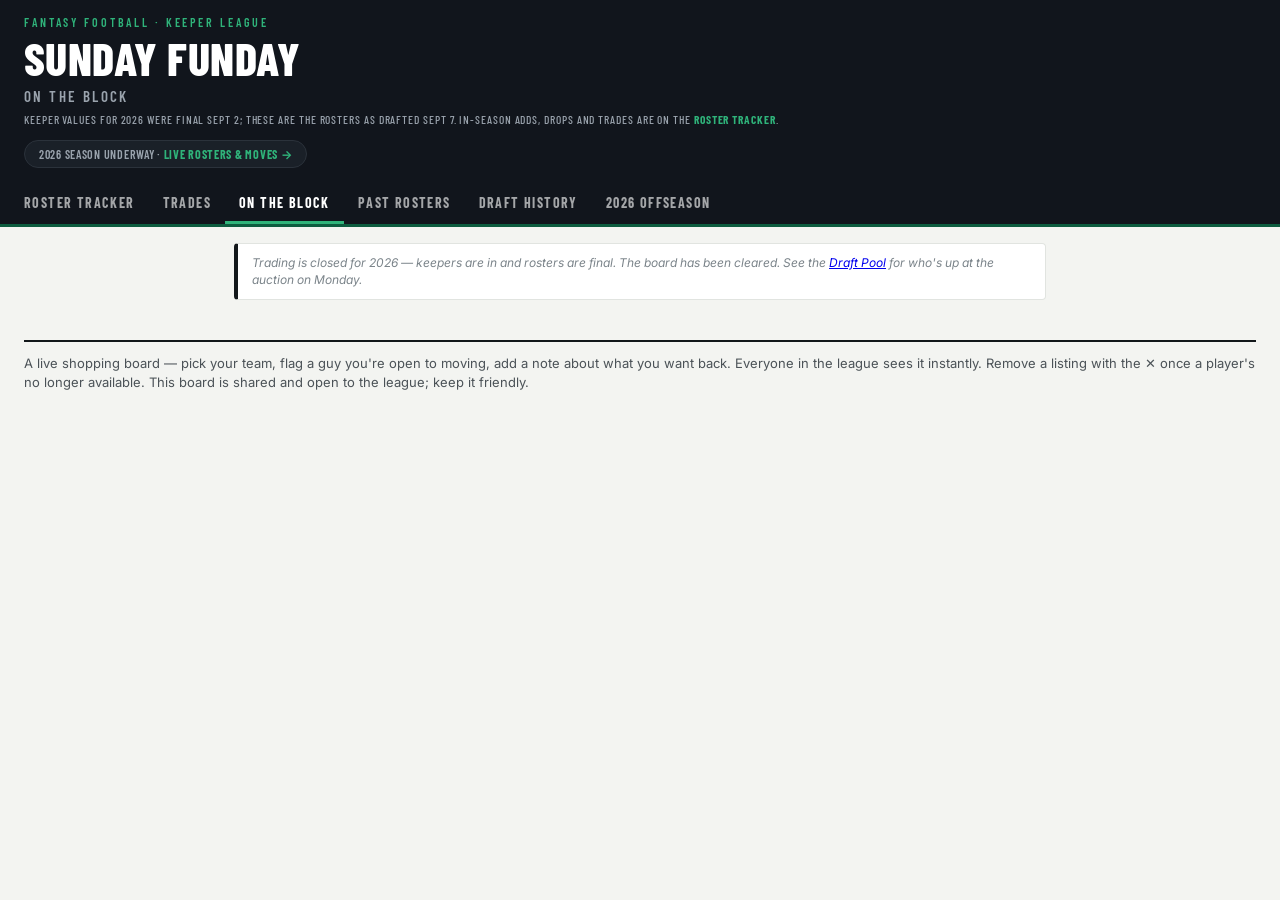
<file: block.html>
<!DOCTYPE html>
<html lang="en">
<head>
<meta charset="UTF-8">
<meta name="viewport" content="width=device-width, initial-scale=1.0">
<title>Sunday Funday — On the Block</title>
<meta name="theme-color" content="#11151c">
<link rel="icon" type="image/png" href="assets/favicon.png">
<link rel="apple-touch-icon" href="assets/apple-touch-icon.png">
<link rel="preconnect" href="https://fonts.googleapis.com">
<link rel="preconnect" href="https://fonts.gstatic.com" crossorigin>
<link href="https://fonts.googleapis.com/css2?family=Barlow+Condensed:wght@500;600;700;800&family=Inter:wght@400;500;600;700&display=swap" rel="stylesheet">
<link rel="stylesheet" href="css/styles.css?v=202610251437">
</head>
<body data-page="block">
<header class="masthead">
  <div class="masthead-inner">
    <p class="kicker">Fantasy Football · Keeper League</p>
    <h1>Sunday Funday</h1>
    <p class="deck">On the Block</p>
    <p class="updated">Values update daily from ESPN · last refresh <span id="updated"></span></p>
    <nav class="pagetabs">
      <a href="./">Roster Tracker</a>
      <a href="trades.html">Trades</a>
      <a href="block.html" class="active">On the Block</a>
      <a href="rosters.html">Past Rosters</a>
      <a href="drafts.html">Draft History</a>
      <a href="keepers.html">2026 Offseason</a>
    </nav>
    <div class="deadline" id="deadline"></div>
  </div>
</header>

<section class="block-post-wrap">
  <div class="block-postbar">
    <div class="block-fields">
      <select id="block-team" class="block-input"></select>
      <select id="block-player" class="block-input"><option value="">Pick your team first…</option></select>
      <input id="block-note" class="block-input block-note-input" type="text" maxlength="120"
             placeholder="Note — e.g. &quot;want WR help&quot; or &quot;open to offers&quot;">
      <button id="block-post" class="block-btn" type="button">Put on the block</button>
    </div>
    <span id="block-status" class="block-status">connecting…</span>
  </div>
</section>

<main class="team-grid board" id="block-board"></main>

<footer class="legend">
  <p class="boardnote">A live shopping board — pick your team, flag a guy you're
  open to moving, add a note about what you want back. Everyone in the league
  sees it instantly. Remove a listing with the ✕ once a player's no longer
  available. This board is shared and open to the league; keep it friendly.</p>
</footer>

<script src="js/data.js?v=202610251437"></script>
<script src="js/blockdata.js?v=202610251437"></script>
<script src="js/block.js?v=202610251437"></script>
<script src="js/deadline.js?v=202610251437"></script>
<script src="js/share.js?v=202610251437"></script>
</body>
</html>
</file>
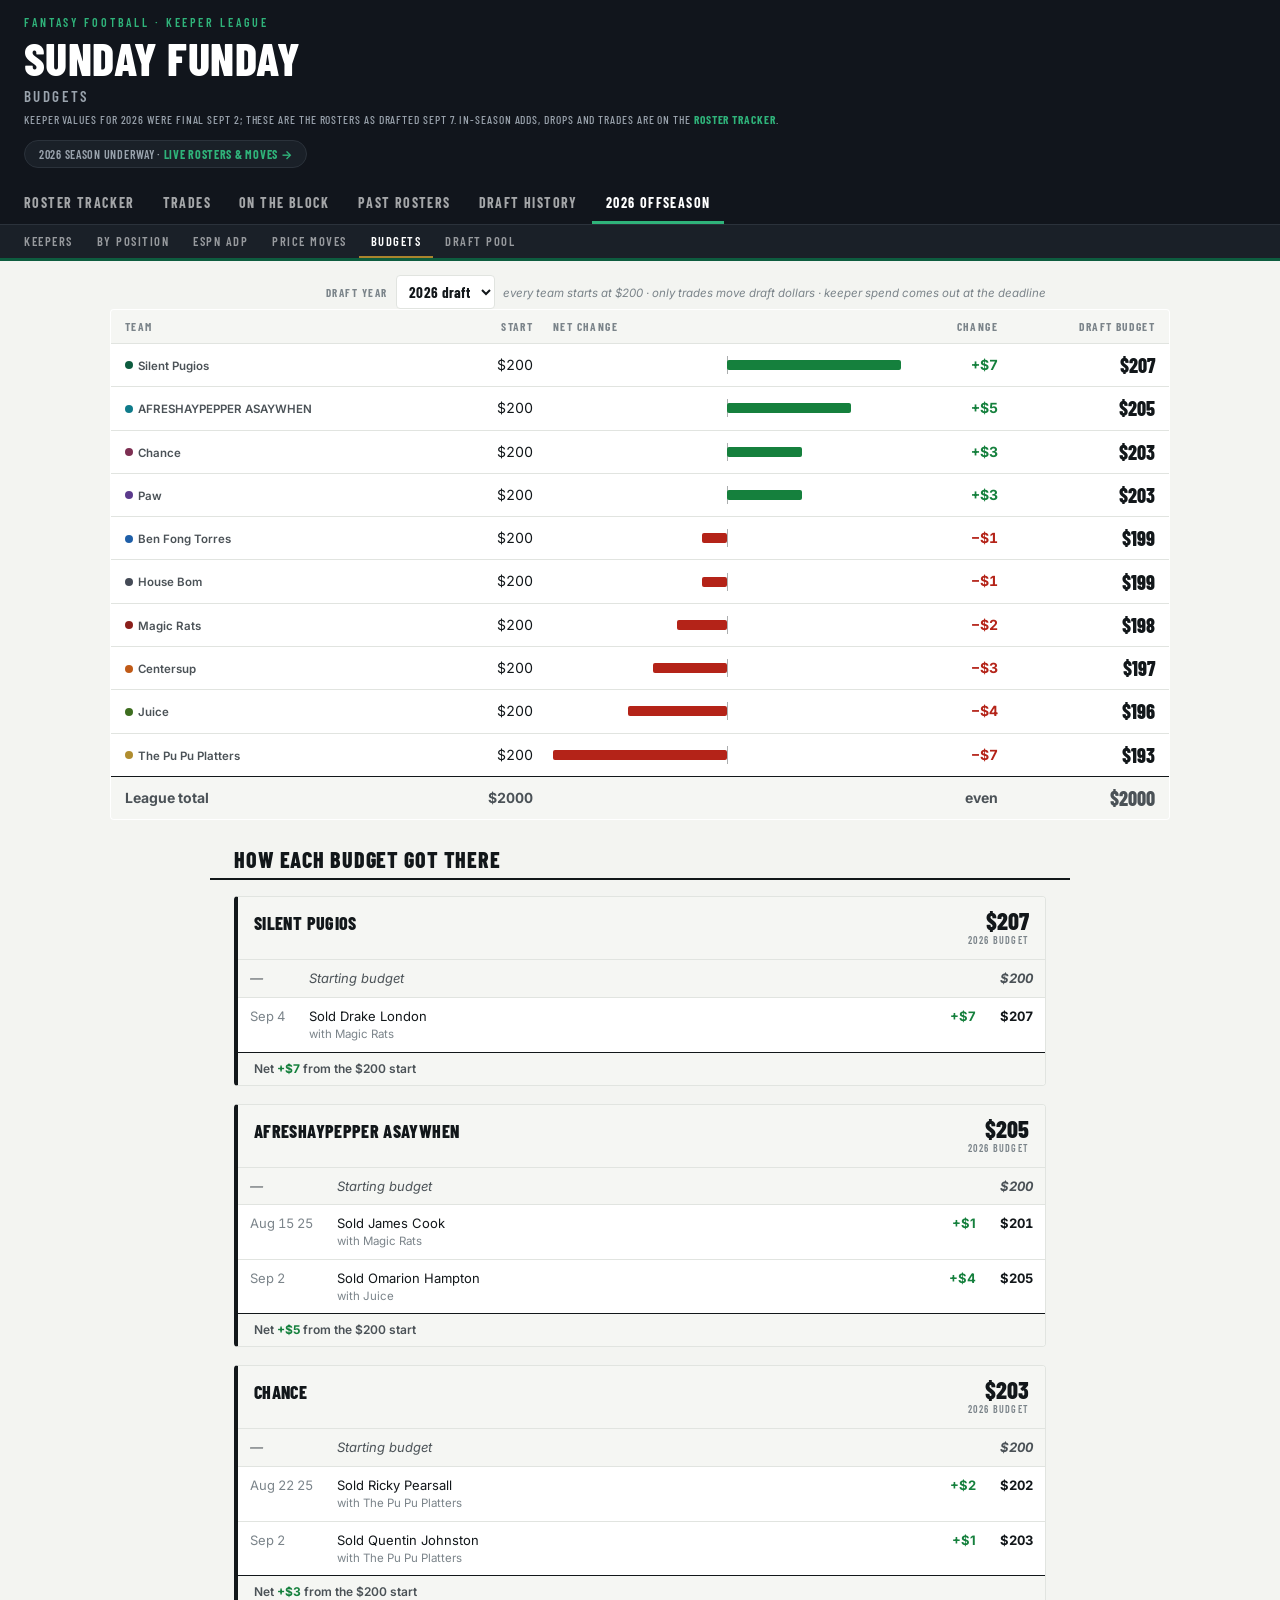
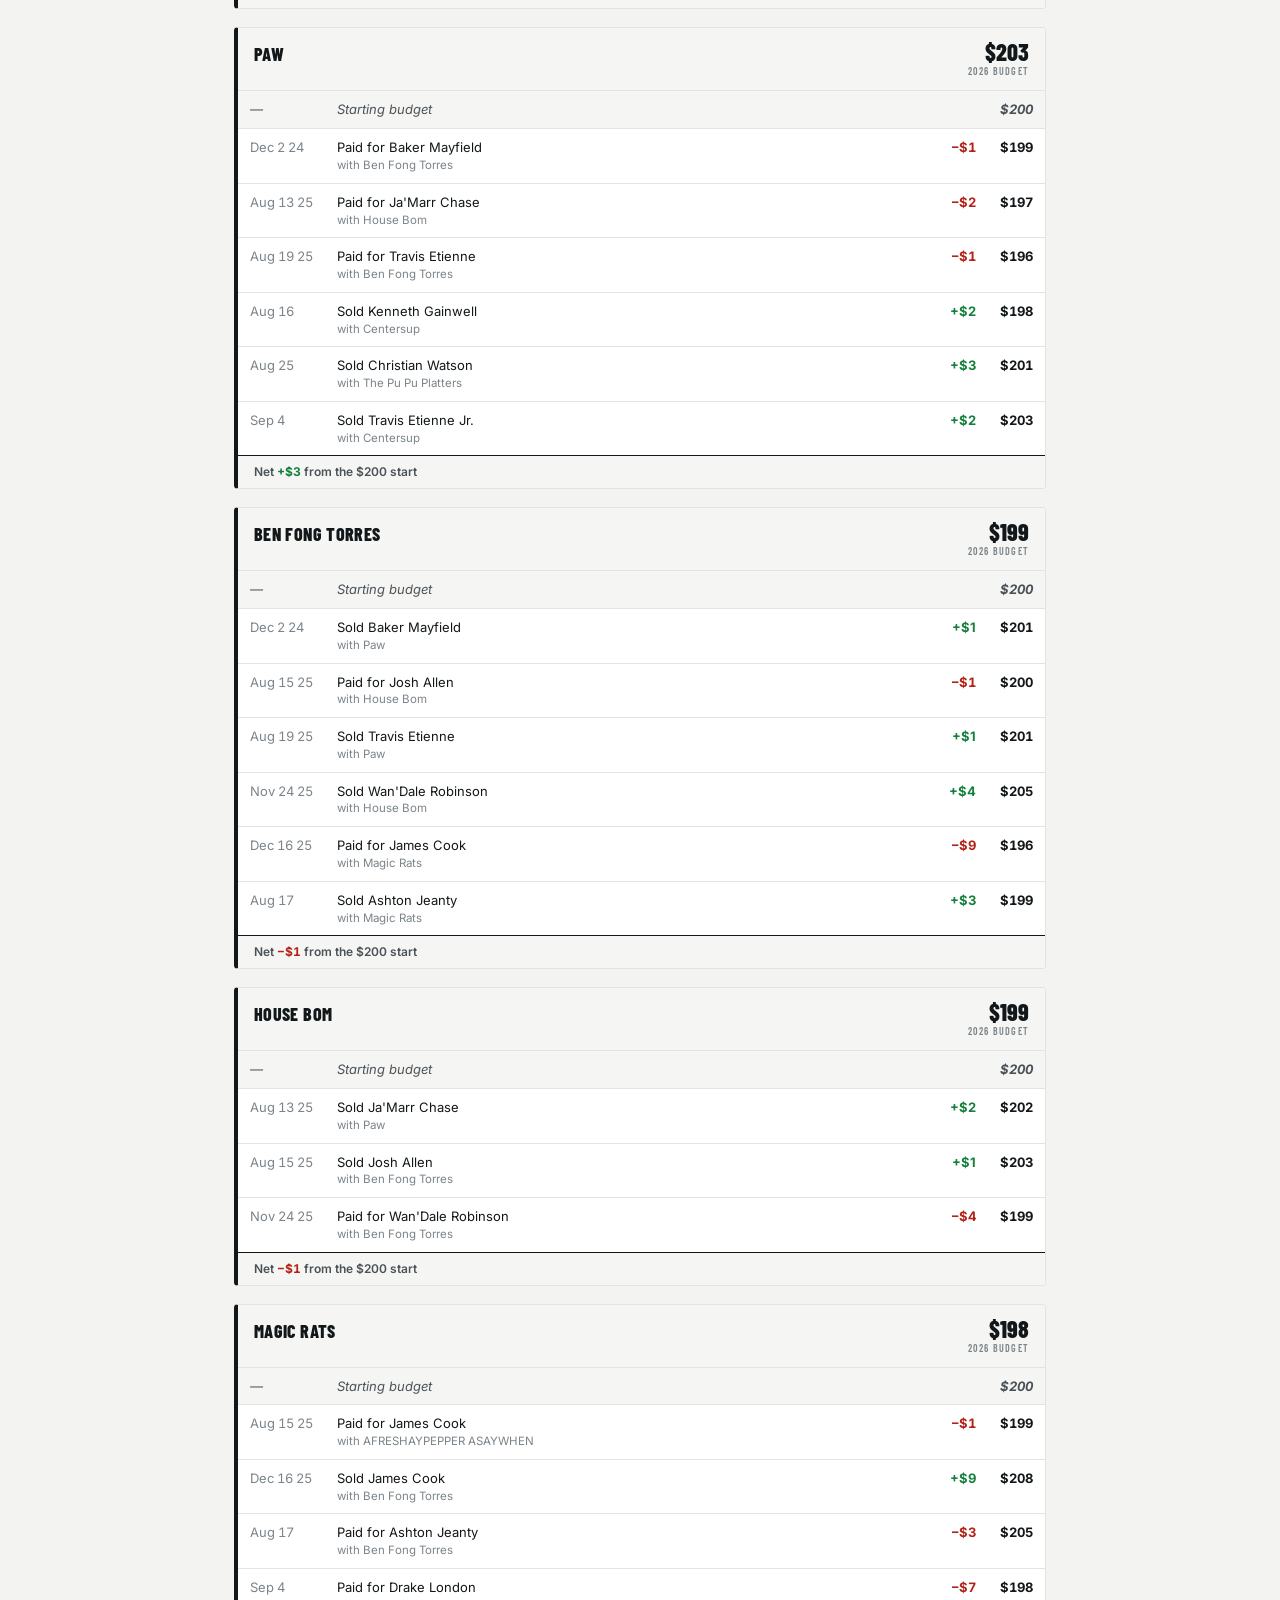
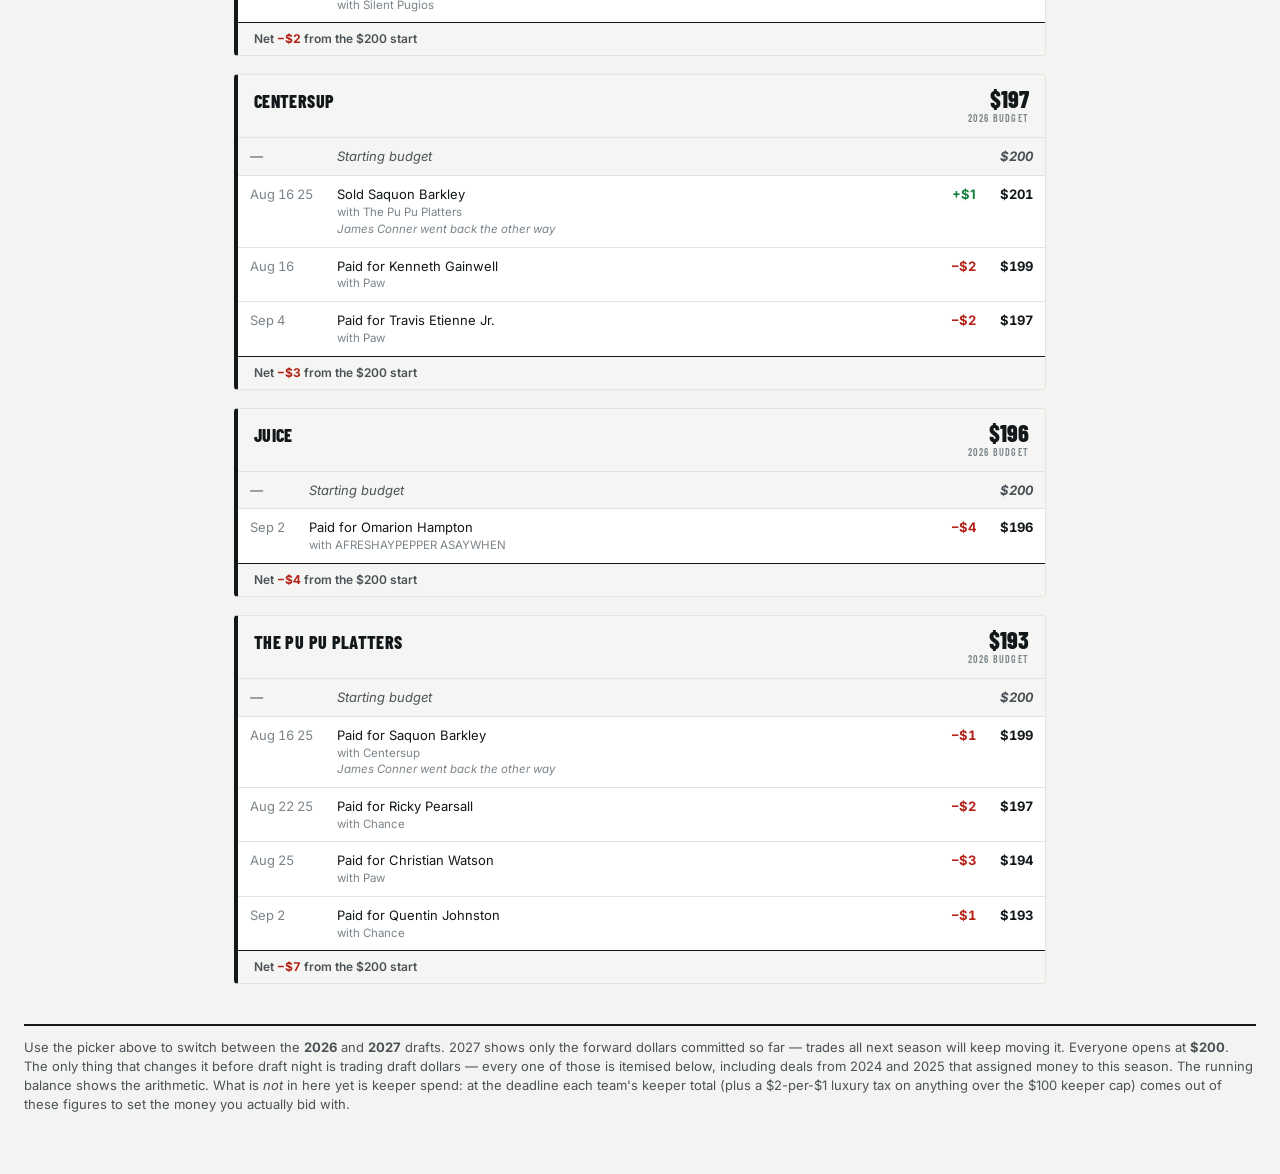
<file: budgets.html>
<!DOCTYPE html>
<html lang="en">
<head>
<meta charset="UTF-8">
<meta name="viewport" content="width=device-width, initial-scale=1.0">
<title>Sunday Funday — Draft Budgets</title>
<meta name="theme-color" content="#11151c">
<link rel="icon" type="image/png" href="assets/favicon.png">
<link rel="apple-touch-icon" href="assets/apple-touch-icon.png">
<link rel="preconnect" href="https://fonts.googleapis.com">
<link rel="preconnect" href="https://fonts.gstatic.com" crossorigin>
<link href="https://fonts.googleapis.com/css2?family=Barlow+Condensed:wght@500;600;700;800&family=Inter:wght@400;500;600;700&display=swap" rel="stylesheet">
<link rel="stylesheet" href="css/styles.css?v=202610251437">
</head>
<body data-page="budgets">
<header class="masthead">
  <div class="masthead-inner">
    <p class="kicker">Fantasy Football · Keeper League</p>
    <h1>Sunday Funday</h1>
    <p class="deck">Budgets</p>
    <p class="updated">Values update daily from ESPN · last refresh <span id="updated"></span></p>
    <nav class="pagetabs">
      <a href="./">Roster Tracker</a>
      <a href="trades.html">Trades</a>
      <a href="block.html">On the Block</a>
      <a href="rosters.html">Past Rosters</a>
      <a href="drafts.html">Draft History</a>
      <a href="keepers.html" class="active">2026 Offseason</a>
    </nav>
    <nav class="subtabs">
      <a href="keepers.html">Keepers</a>
      <a href="positions.html">By Position</a>
      <a href="adp.html">ESPN ADP</a>
      <a href="moves.html">Price Moves</a>
      <a href="budgets.html" class="active">Budgets</a>
      <a href="pool.html">Draft Pool</a>
    </nav>
    <div class="deadline" id="deadline"></div>
  </div>
</header>

<div class="board-toolbar">
  <label class="year-picker">Draft year
    <select id="year-select"></select>
  </label>
  <span class="board-caption" id="year-caption"></span>
</div>

<section class="ledger-top" id="overview"></section>

<div class="section-head"><h2 class="section-title">How Each Budget Got There</h2></div>

<main class="team-grid board" id="board"></main>

<footer class="legend">
  <p class="boardnote">Use the picker above to switch between the
  <strong>2026</strong> and <strong>2027</strong> drafts. 2027 shows only the
  forward dollars committed so far — trades all next season will keep moving
  it. Everyone opens at <strong>$200</strong>. The only thing
  that changes it before draft night is trading draft dollars — every one of
  those is itemised below, including deals from 2024 and 2025 that assigned
  money to this season. The running balance shows the arithmetic. What is
  <em>not</em> in here yet is keeper spend: at the deadline each team's keeper
  total (plus a $2-per-$1 luxury tax on anything over the $100 keeper cap)
  comes out of these figures to set the money you actually bid with.</p>
</footer>

<script src="js/data.js?v=202610251437"></script>
<script src="js/players.js?v=202610251437"></script>
<script src="js/deadline.js?v=202610251437"></script>
<script src="js/share.js?v=202610251437"></script>
</body>
</html>
</file>
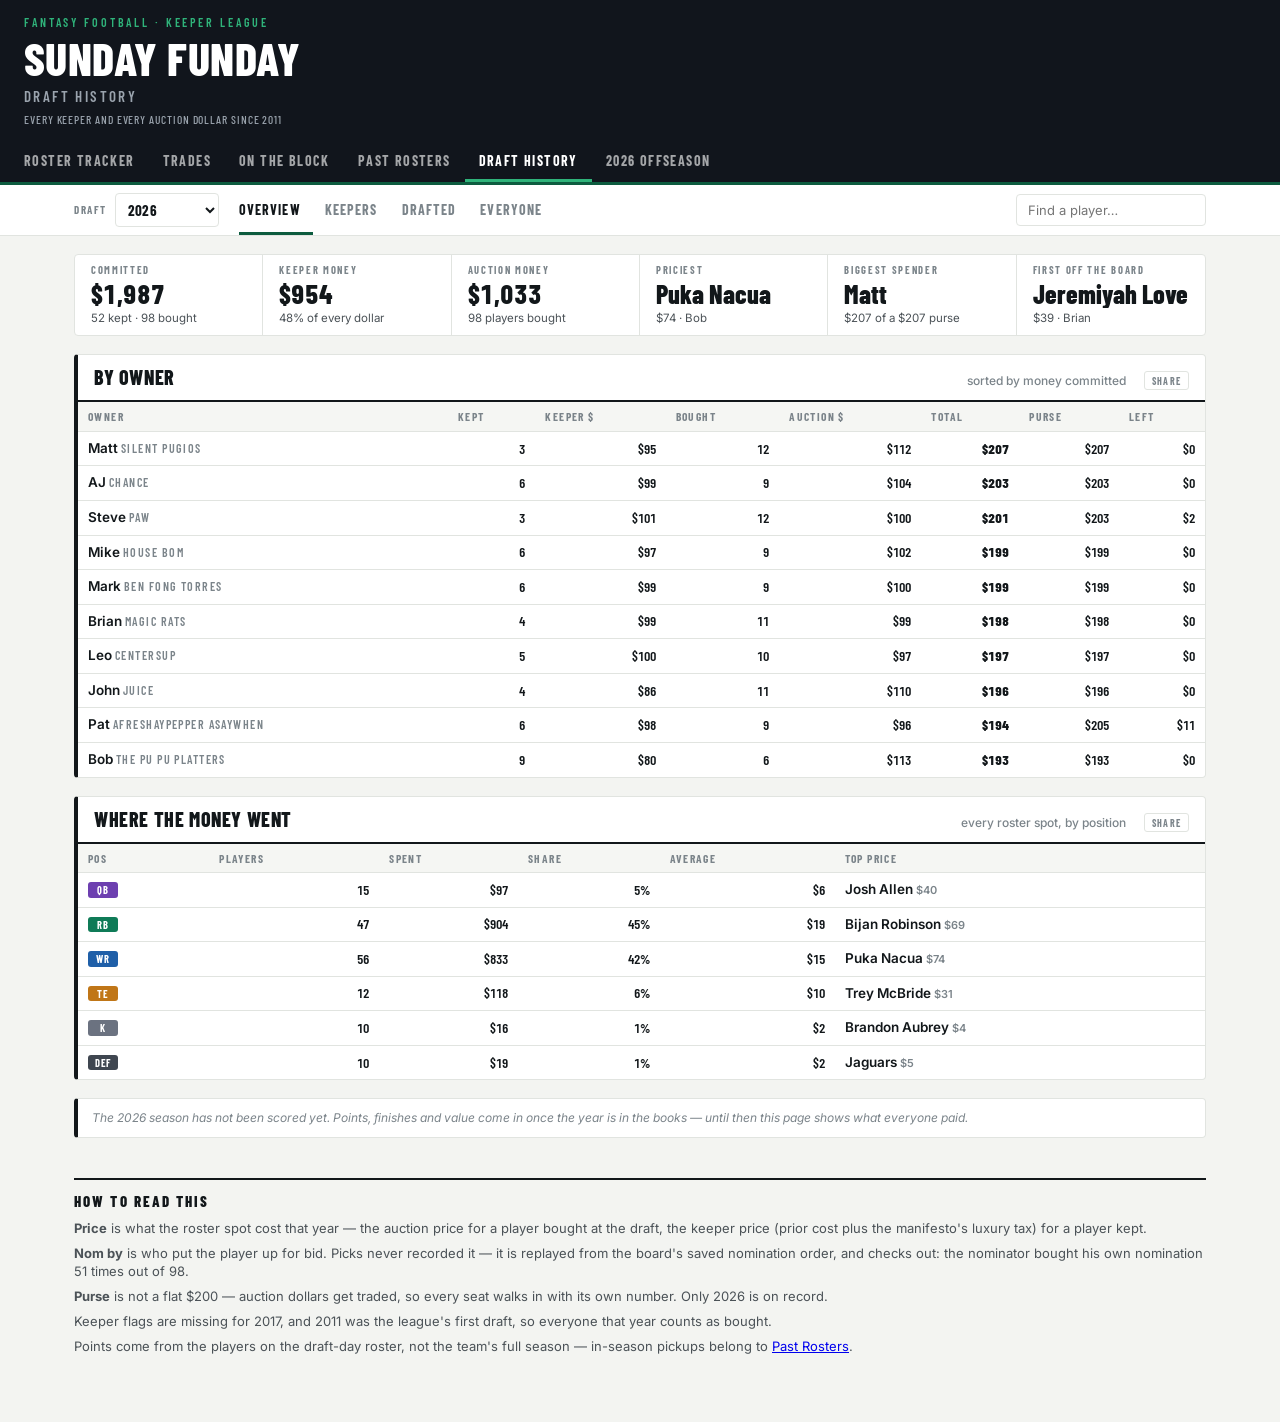
<file: drafts.html>
<!DOCTYPE html>
<html lang="en">
<head>
<meta charset="UTF-8">
<meta name="viewport" content="width=device-width, initial-scale=1.0">
<title>Sunday Funday — Draft History</title>
<meta name="description" content="Every Sunday Funday draft since 2011 — keepers, auction prices, and what each player actually returned.">
<meta property="og:type" content="website">
<meta property="og:site_name" content="Sunday Funday">
<meta property="og:title" content="Sunday Funday — Draft History">
<meta property="og:description" content="Every draft since 2011: keepers, auction prices, and what each pick actually returned.">
<meta property="og:url" content="https://mheinlen31.github.io/sunday-funday/drafts.html">
<meta property="og:image" content="https://mheinlen31.github.io/sunday-funday/assets/og-image.png">
<meta name="theme-color" content="#11151c">
<link rel="icon" type="image/png" href="assets/favicon.png">
<link rel="apple-touch-icon" href="assets/apple-touch-icon.png">
<link rel="manifest" href="assets/site.webmanifest">
<meta name="apple-mobile-web-app-capable" content="yes">
<meta name="apple-mobile-web-app-title" content="Sunday Funday">
<link rel="preconnect" href="https://fonts.googleapis.com">
<link rel="preconnect" href="https://fonts.gstatic.com" crossorigin>
<link href="https://fonts.googleapis.com/css2?family=Barlow+Condensed:wght@500;600;700;800&family=Inter:wght@400;500;600;700&display=swap" rel="stylesheet">
<link rel="stylesheet" href="css/styles.css?v=202610251437">
</head>
<body data-page="drafts">
<header class="masthead">
  <div class="masthead-inner">
    <p class="kicker">Fantasy Football · Keeper League</p>
    <h1>Sunday Funday</h1>
    <p class="deck">Draft History</p>
    <p class="updated">Every keeper and every auction dollar since 2011</p>
    <nav class="pagetabs">
      <a href="./">Roster Tracker</a>
      <a href="trades.html">Trades</a>
      <a href="block.html">On the Block</a>
      <a href="rosters.html">Past Rosters</a>
      <a href="drafts.html" class="active">Draft History</a>
      <a href="keepers.html">2026 Offseason</a>
    </nav>
  </div>
</header>

<div class="dh-bar">
  <div class="dh-bar-inner">
    <label class="year-picker">Draft
      <select id="dh-year"></select>
    </label>
    <nav class="dh-views" id="dh-views" role="tablist">
      <button class="dh-view" data-view="overview" role="tab">Overview</button>
      <button class="dh-view" data-view="keepers" role="tab">Keepers</button>
      <button class="dh-view" data-view="drafted" role="tab">Drafted</button>
      <button class="dh-view" data-view="all" role="tab">Everyone</button>
    </nav>
    <div class="dh-search">
      <input id="dh-q" type="search" placeholder="Find a player…" autocomplete="off">
    </div>
  </div>
  <div class="dh-bar-inner dh-controls" id="dh-controls">
    <span class="dh-ctl"><span class="dh-ctl-label">Group</span><span class="dh-seg" id="dh-group"></span></span>
    <span class="dh-ctl"><span class="dh-ctl-label">Sort</span><span class="dh-seg" id="dh-sort"></span></span>
  </div>
</div>

<main id="dh-main" class="dh-main"></main>

<footer class="legend">
  <div id="dh-note"></div>
</footer>

<script src="js/draftdata.js?v=202610251437"></script>
<script src="js/drafts.js?v=202610251437"></script>
<script src="js/share.js?v=202610251437"></script>
</body>
</html>
</file>
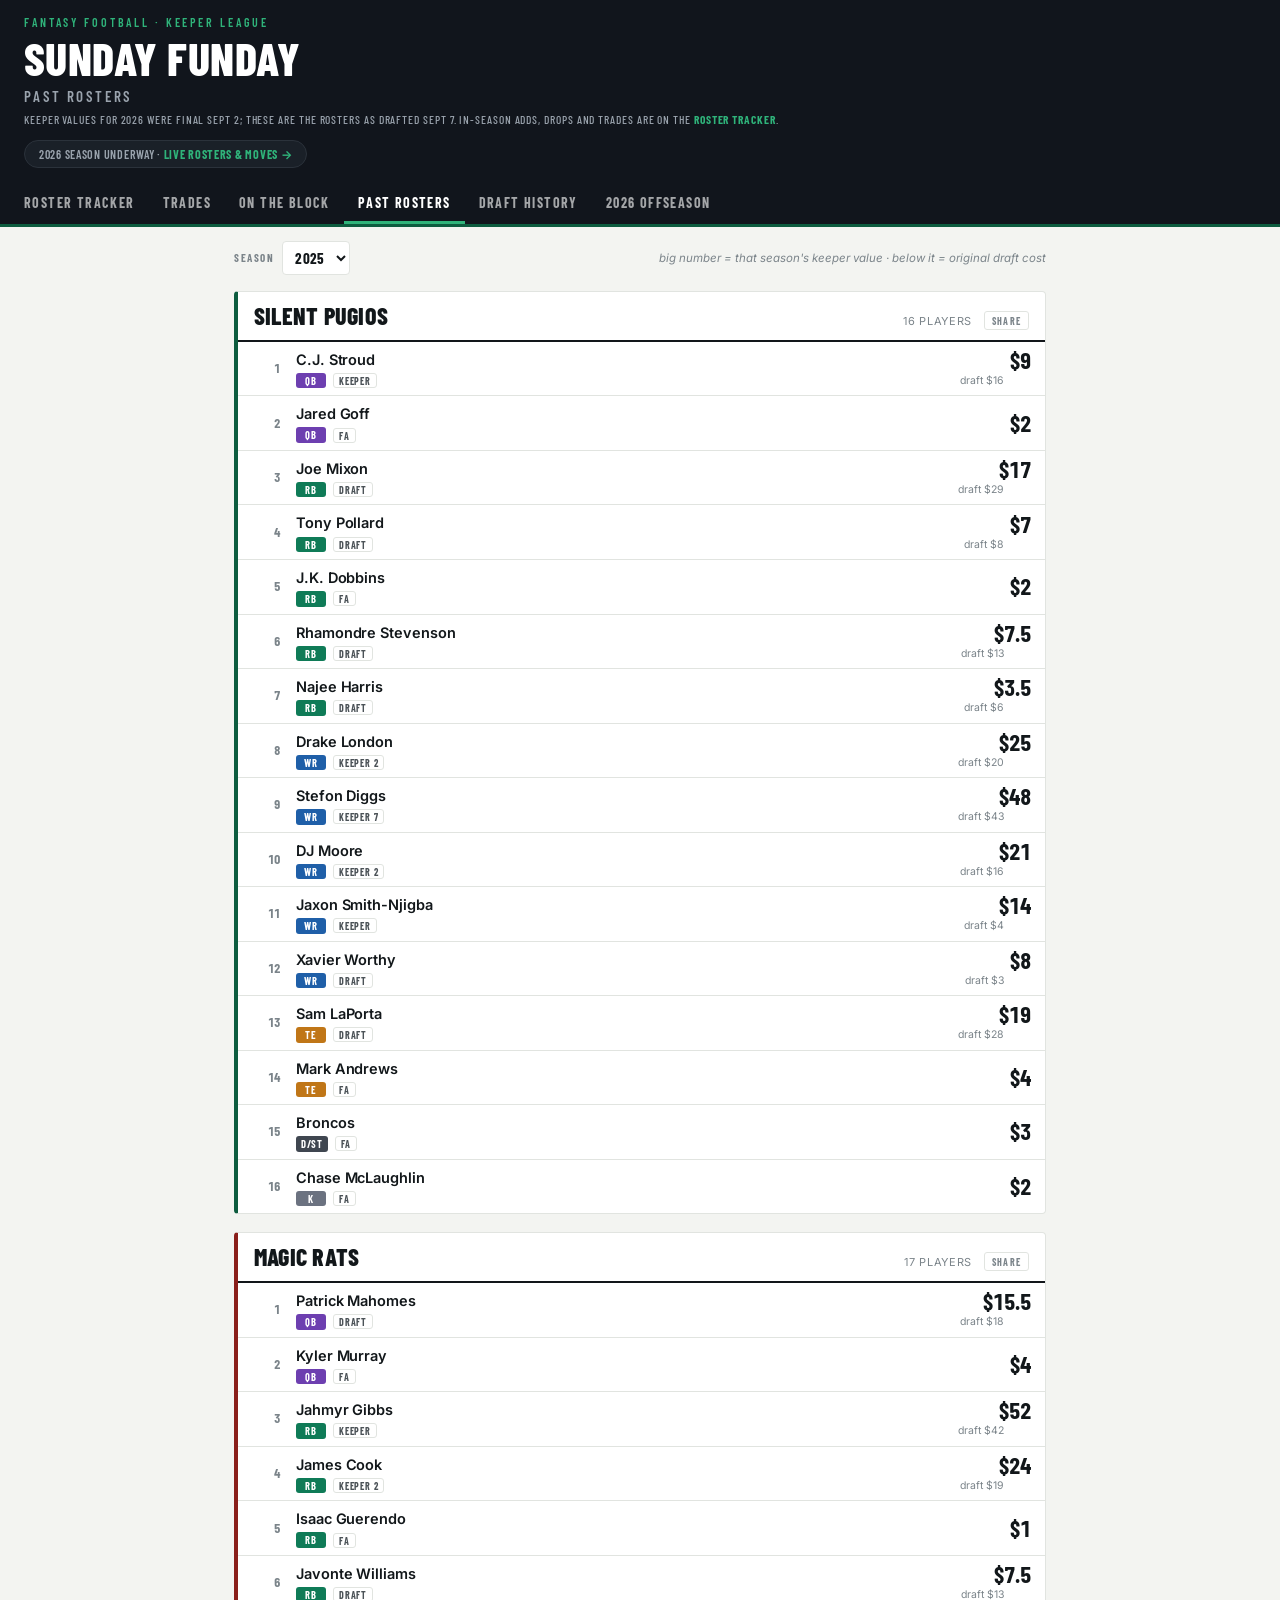
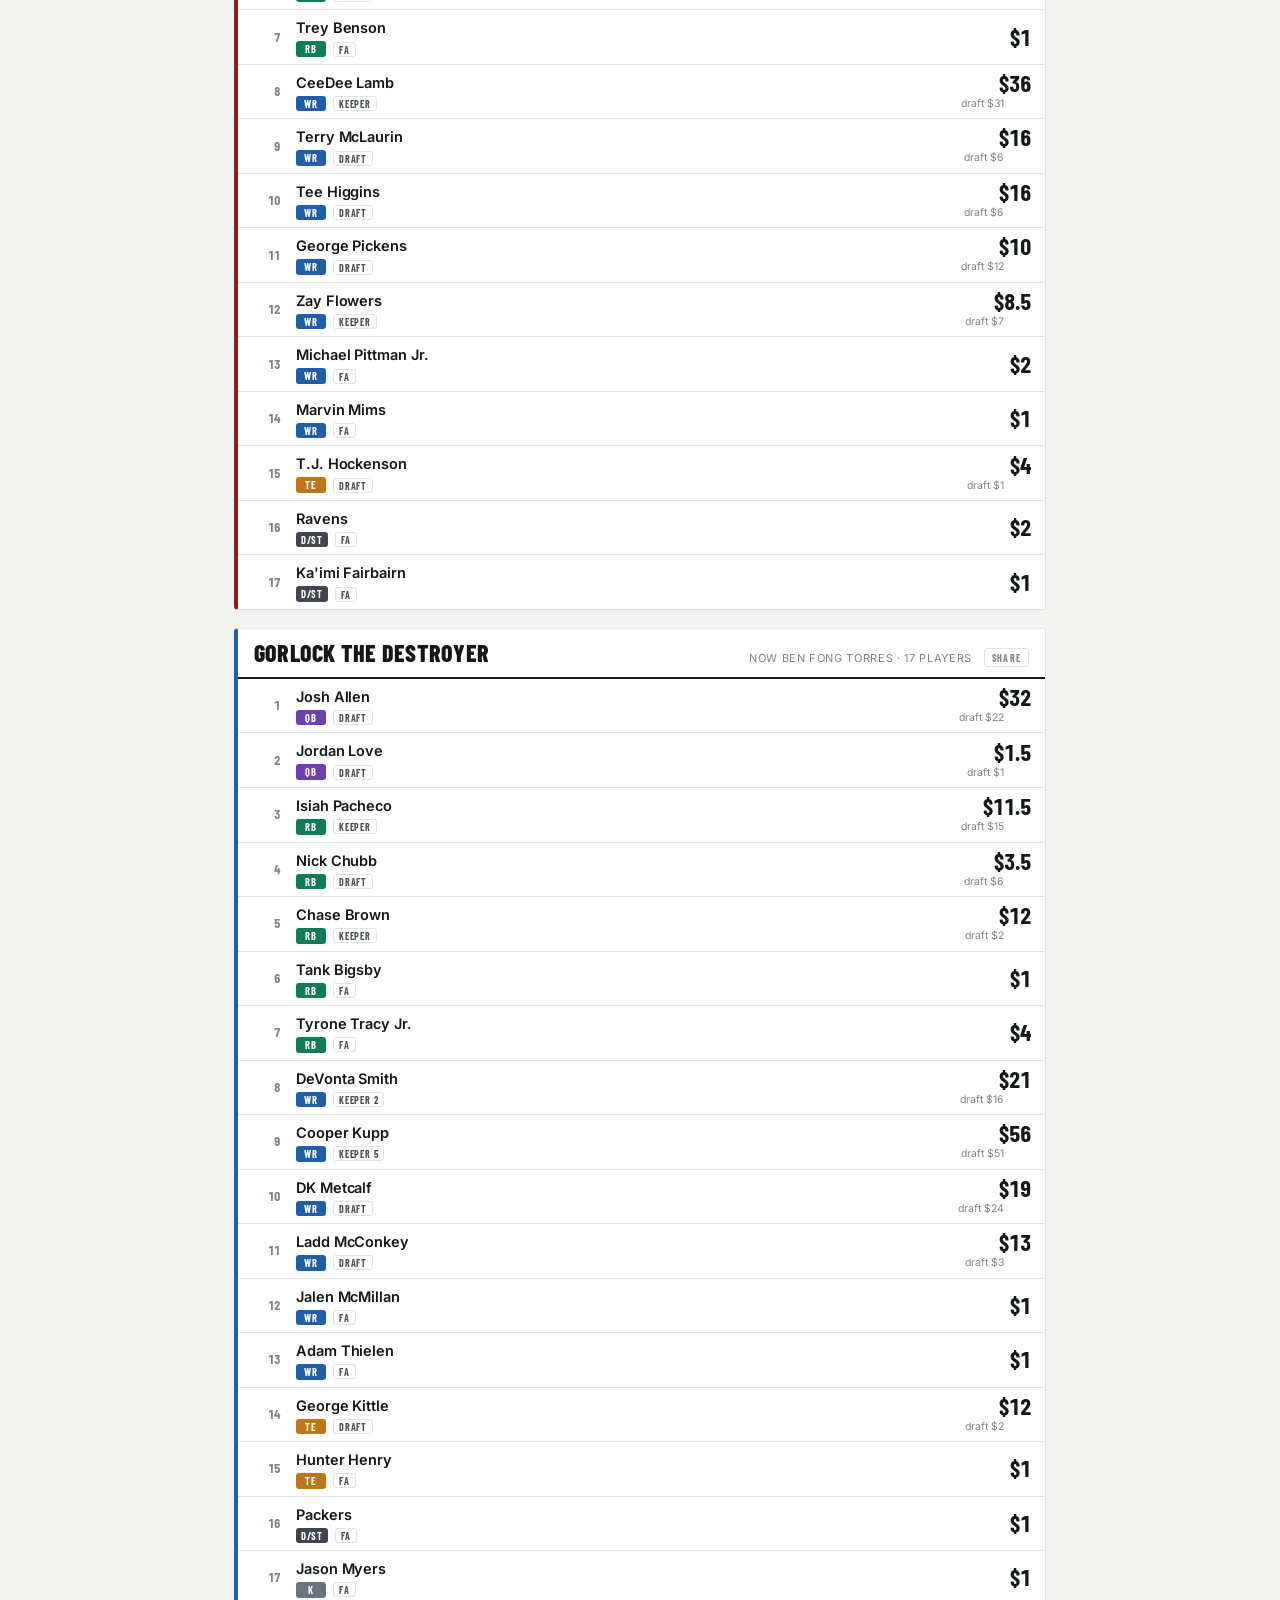
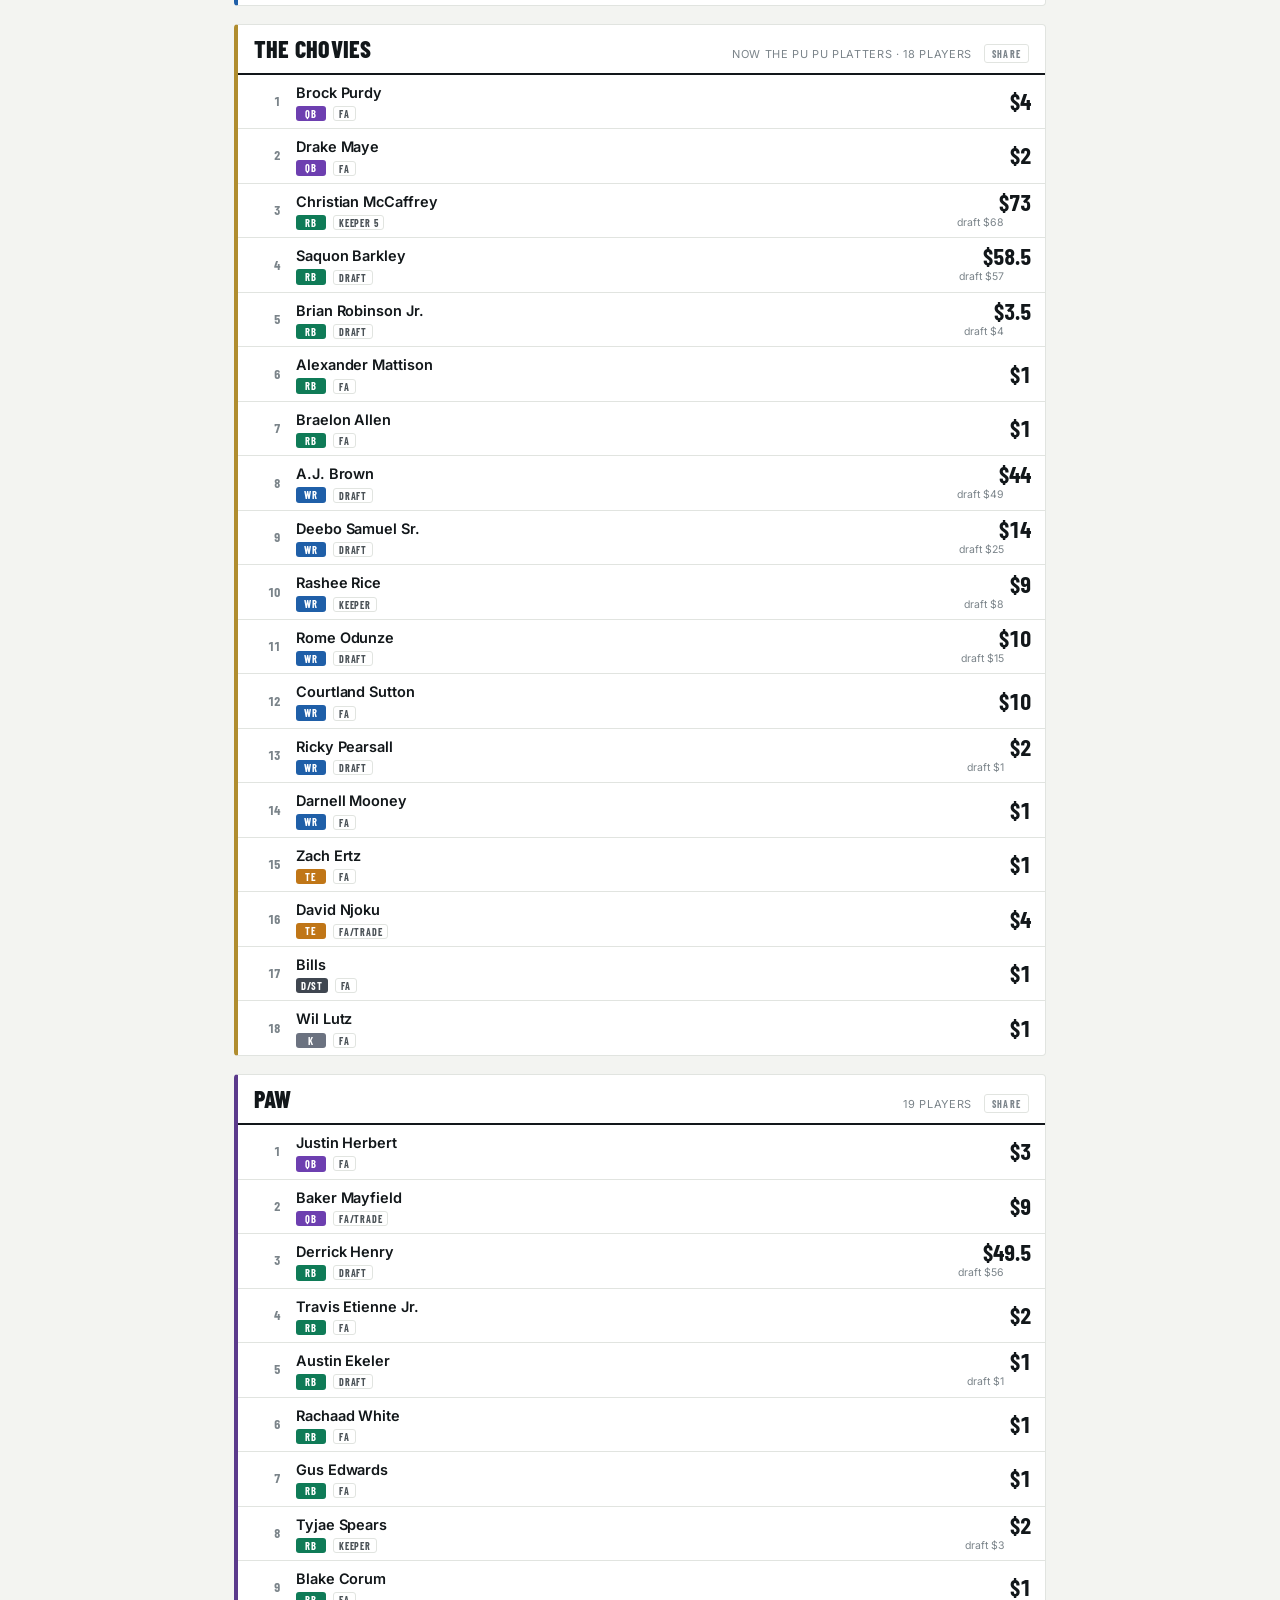
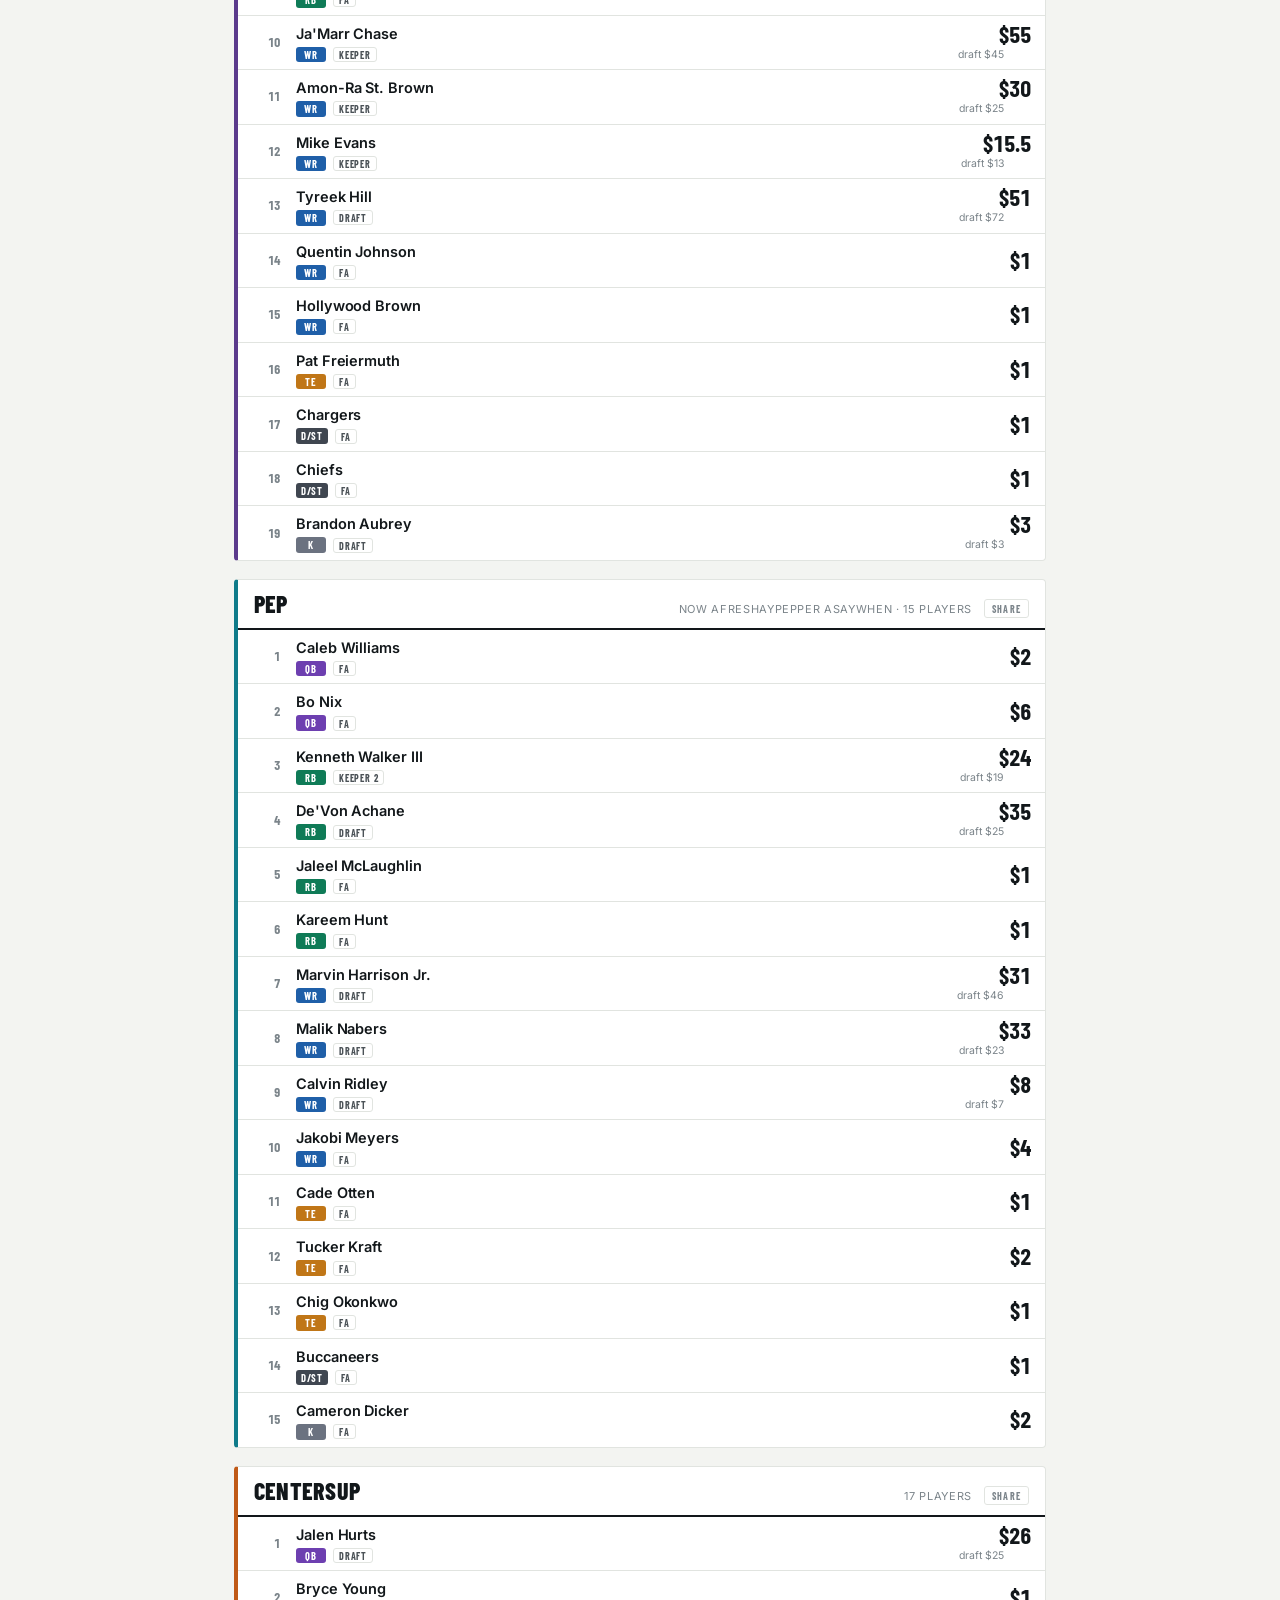
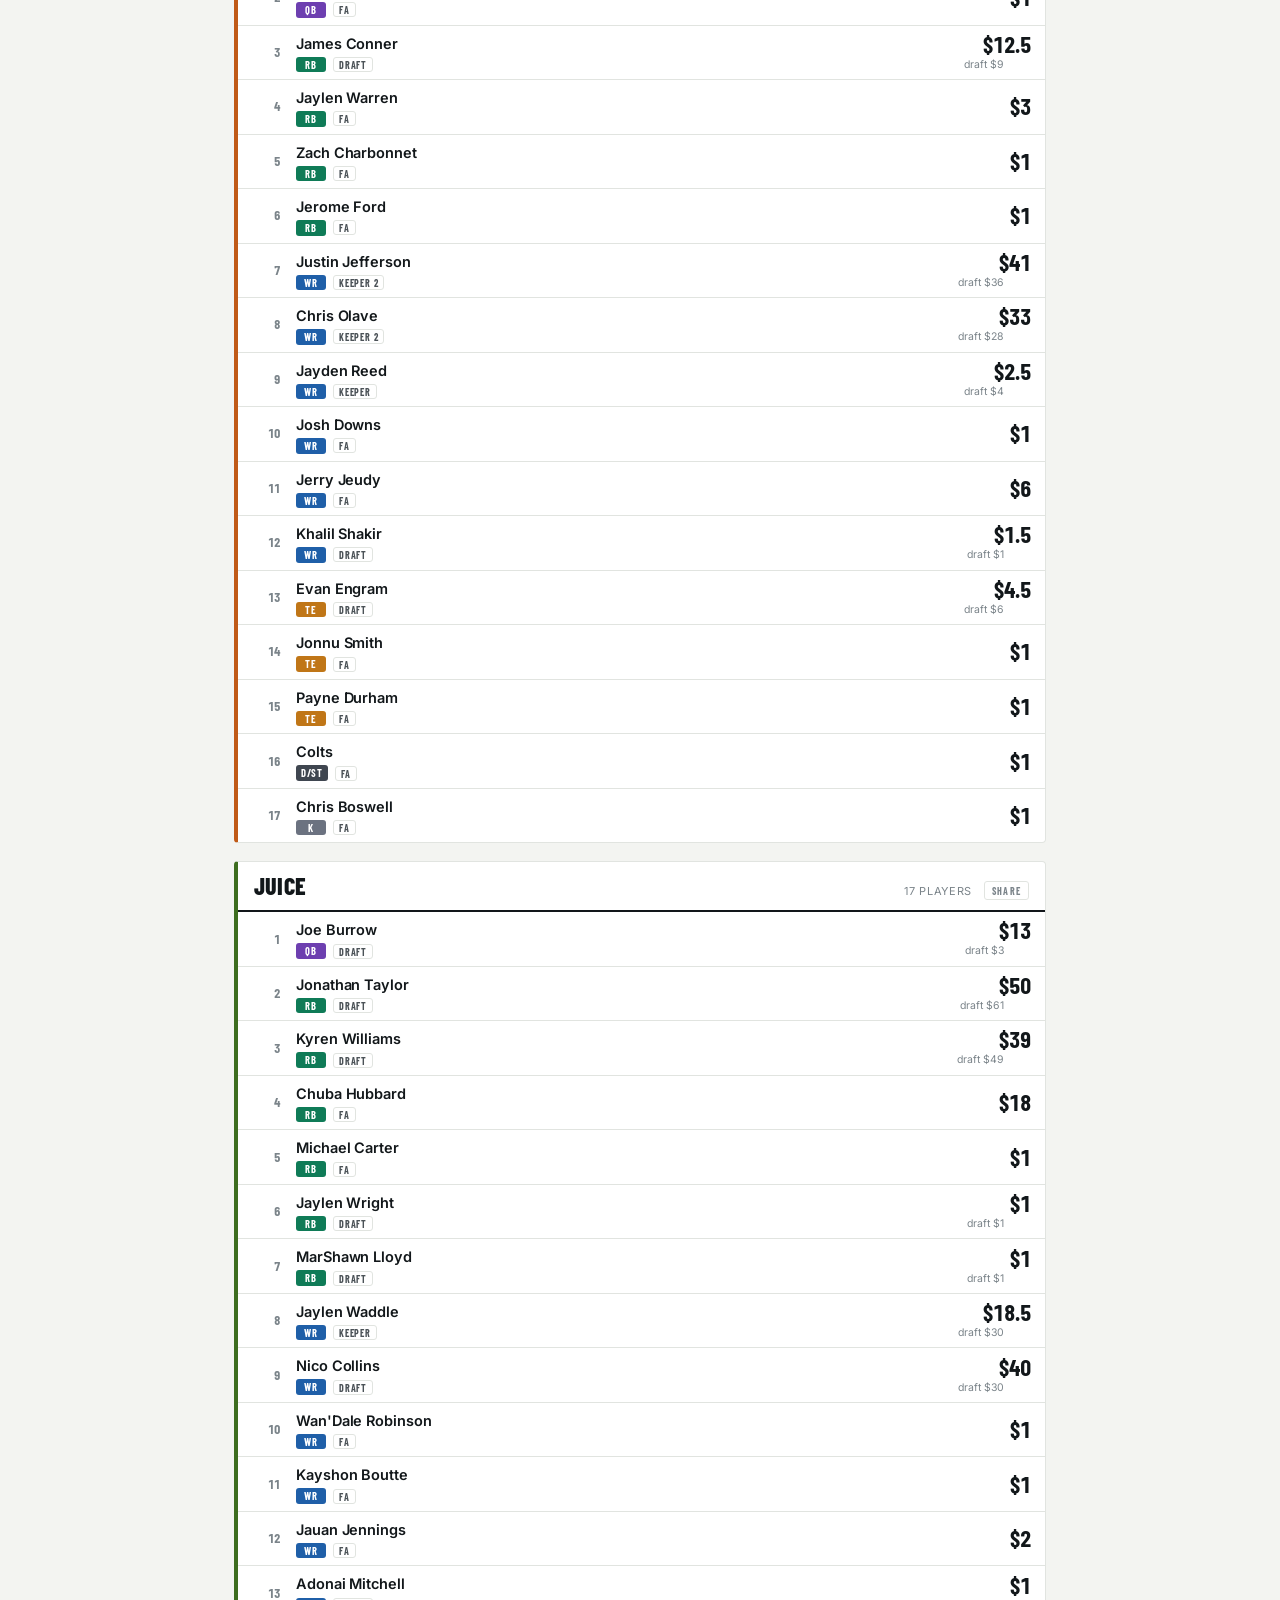
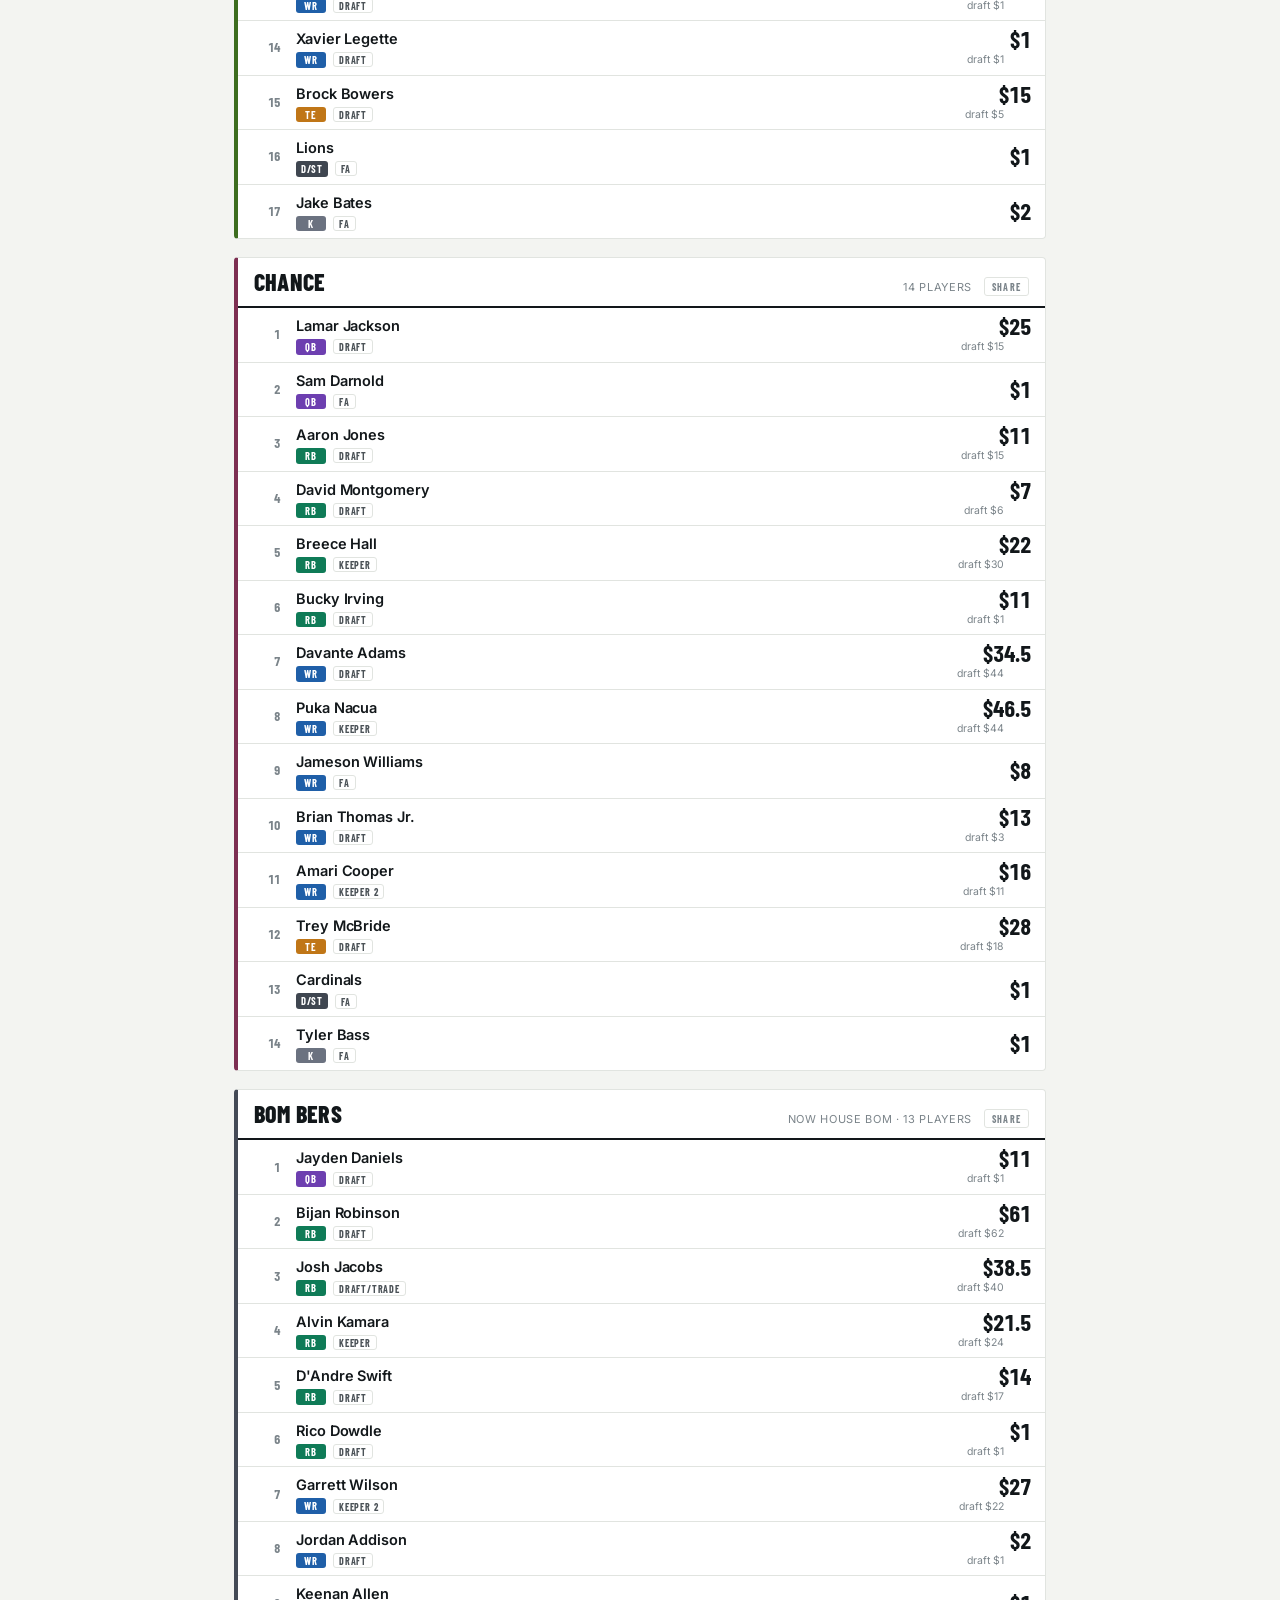
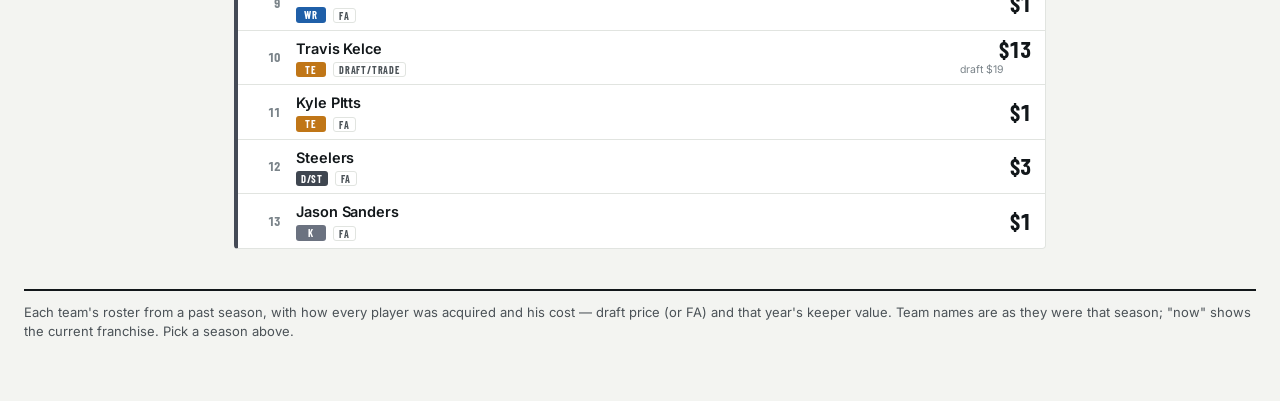
<file: rosters.html>
<!DOCTYPE html>
<html lang="en">
<head>
<meta charset="UTF-8">
<meta name="viewport" content="width=device-width, initial-scale=1.0">
<title>Sunday Funday — Past Rosters</title>
<meta name="theme-color" content="#11151c">
<link rel="icon" type="image/png" href="assets/favicon.png">
<link rel="apple-touch-icon" href="assets/apple-touch-icon.png">
<link rel="preconnect" href="https://fonts.googleapis.com">
<link rel="preconnect" href="https://fonts.gstatic.com" crossorigin>
<link href="https://fonts.googleapis.com/css2?family=Barlow+Condensed:wght@500;600;700;800&family=Inter:wght@400;500;600;700&display=swap" rel="stylesheet">
<link rel="stylesheet" href="css/styles.css?v=202610251437">
</head>
<body data-page="rosters">
<header class="masthead">
  <div class="masthead-inner">
    <p class="kicker">Fantasy Football · Keeper League</p>
    <h1>Sunday Funday</h1>
    <p class="deck">Past Rosters</p>
    <p class="updated">Values update daily from ESPN · last refresh <span id="updated"></span></p>
    <nav class="pagetabs">
      <a href="./">Roster Tracker</a>
      <a href="trades.html">Trades</a>
      <a href="block.html">On the Block</a>
      <a href="rosters.html" class="active">Past Rosters</a>
      <a href="drafts.html">Draft History</a>
      <a href="keepers.html">2026 Offseason</a>
    </nav>
    <div class="deadline" id="deadline"></div>
  </div>
</header>

<div class="board-toolbar">
  <label class="year-picker">Season
    <select id="year-select"></select>
  </label>
  <span class="board-caption">big number = that season's keeper value · below it = original draft cost</span>
</div>

<main class="team-grid board" id="board"></main>

<footer class="legend">
  <p class="boardnote">Each team's roster from a past season, with how every
  player was acquired and his cost — draft price (or FA) and that year's keeper
  value. Team names are as they were that season; "now" shows the current
  franchise. Pick a season above.</p>
</footer>

<script src="js/data.js?v=202610251437"></script>
<script src="js/history.js?v=202610251437"></script>
<script src="js/players.js?v=202610251437"></script>
<script src="js/deadline.js?v=202610251437"></script>
<script src="js/share.js?v=202610251437"></script>
</body>
</html>
</file>
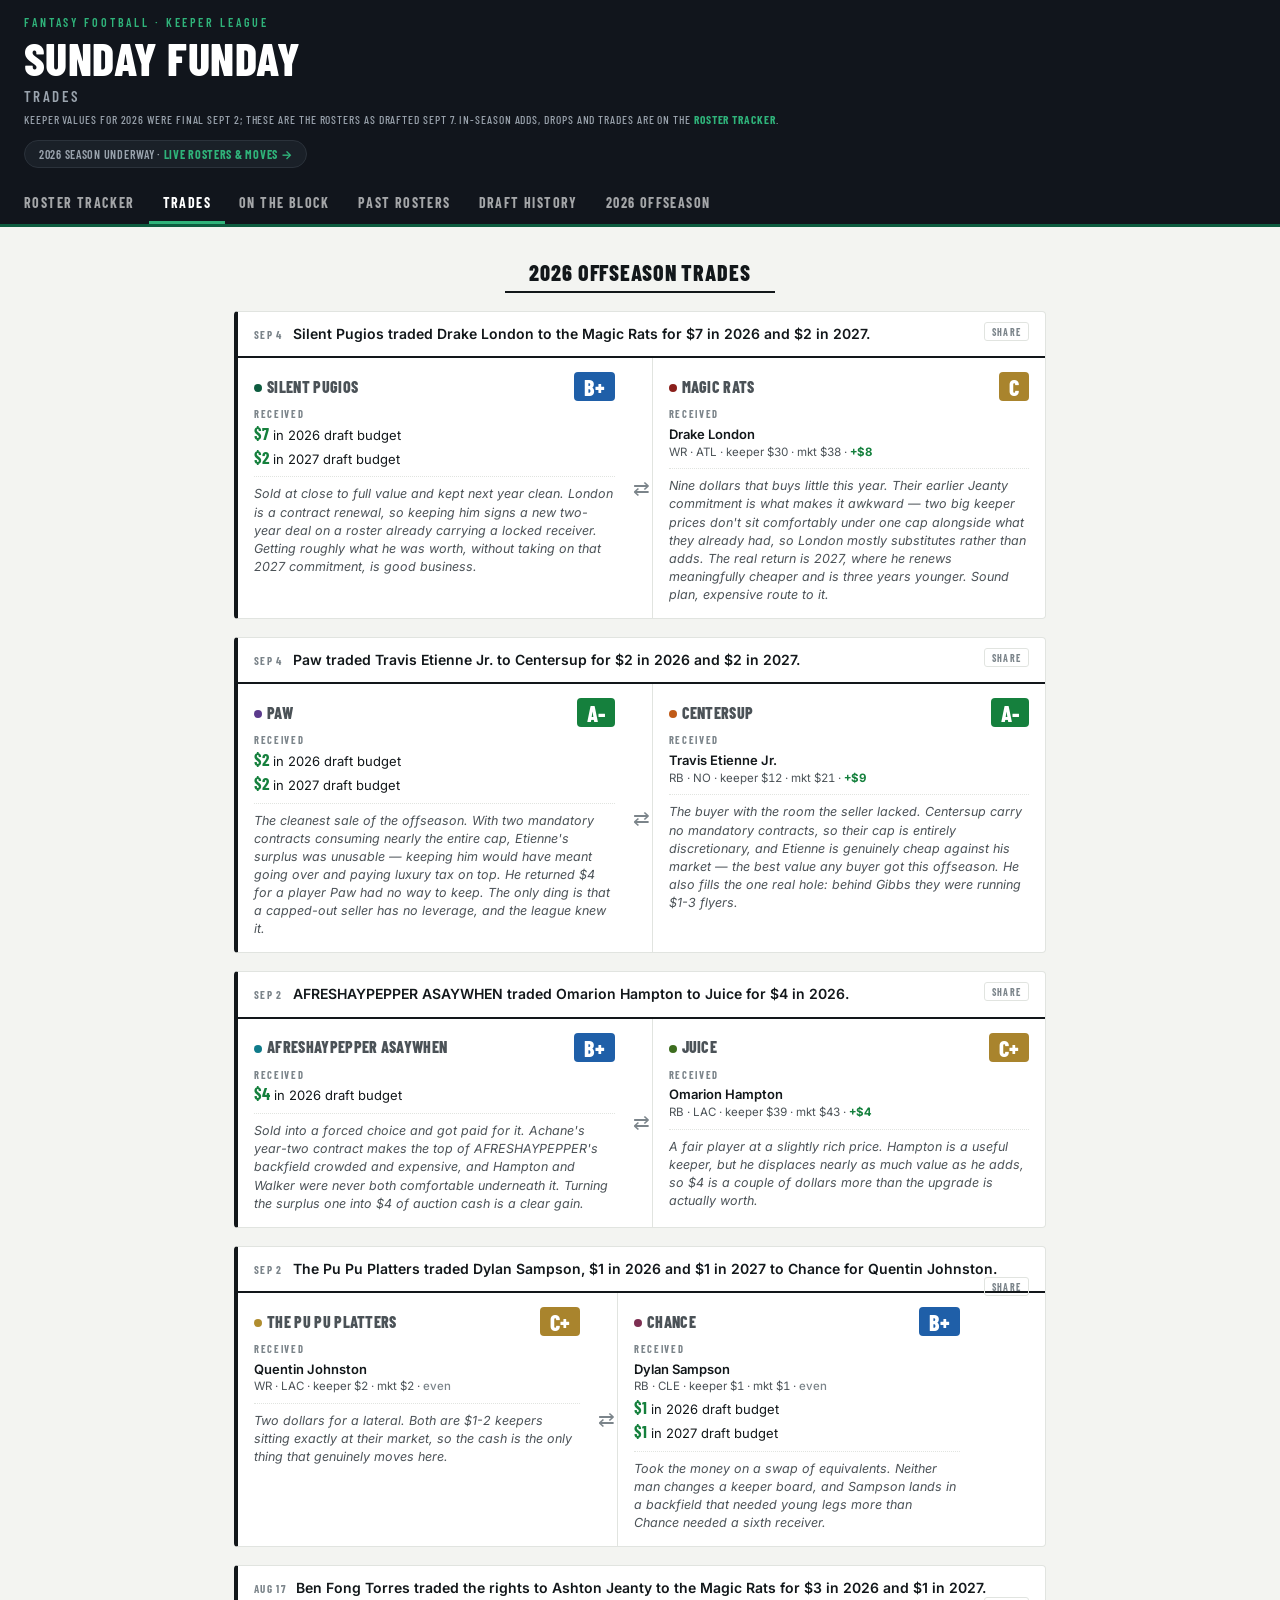
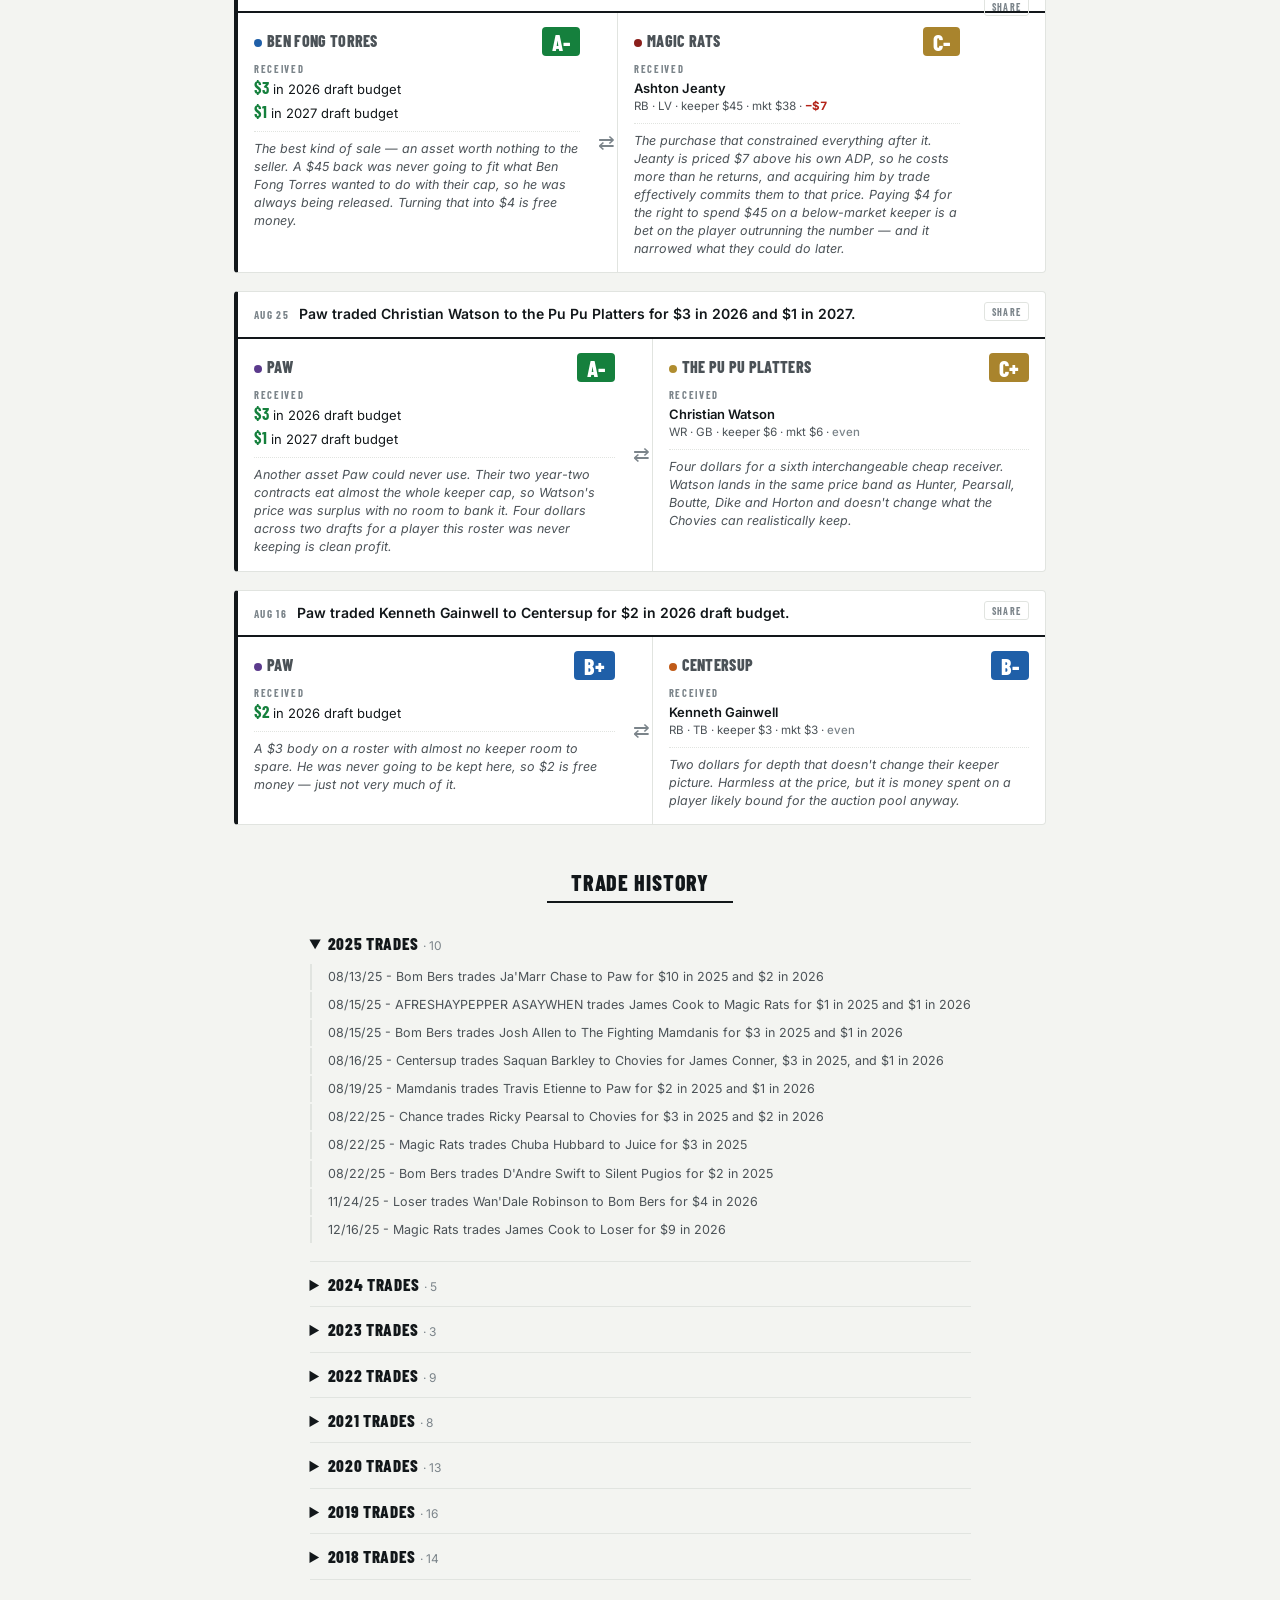
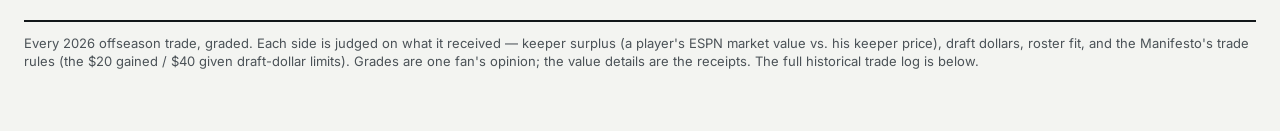
<file: trades.html>
<!DOCTYPE html>
<html lang="en">
<head>
<meta charset="UTF-8">
<meta name="viewport" content="width=device-width, initial-scale=1.0">
<title>Sunday Funday — Trades</title>
<meta name="theme-color" content="#11151c">
<link rel="icon" type="image/png" href="assets/favicon.png">
<link rel="apple-touch-icon" href="assets/apple-touch-icon.png">
<link rel="preconnect" href="https://fonts.googleapis.com">
<link rel="preconnect" href="https://fonts.gstatic.com" crossorigin>
<link href="https://fonts.googleapis.com/css2?family=Barlow+Condensed:wght@500;600;700;800&family=Inter:wght@400;500;600;700&display=swap" rel="stylesheet">
<link rel="stylesheet" href="css/styles.css?v=202610251437">
</head>
<body data-page="trades">
<header class="masthead">
  <div class="masthead-inner">
    <p class="kicker">Fantasy Football · Keeper League</p>
    <h1>Sunday Funday</h1>
    <p class="deck">Trades</p>
    <p class="updated">Values update daily from ESPN · last refresh <span id="updated"></span></p>
    <nav class="pagetabs">
      <a href="./">Roster Tracker</a>
      <a href="trades.html" class="active">Trades</a>
      <a href="block.html">On the Block</a>
      <a href="rosters.html">Past Rosters</a>
      <a href="drafts.html">Draft History</a>
      <a href="keepers.html">2026 Offseason</a>
    </nav>
    <div class="deadline" id="deadline"></div>
  </div>
</header>

<main class="team-grid board" id="board"></main>

<footer class="legend">
  <p class="boardnote">Every 2026 offseason trade, graded. Each side is judged on
  what it received — keeper surplus (a player's ESPN market value vs. his keeper
  price), draft dollars, roster fit, and the Manifesto's trade rules (the $20
  gained / $40 given draft-dollar limits). Grades are one fan's opinion; the
  value details are the receipts. The full historical trade log is below.</p>
</footer>

<script src="js/data.js?v=202610251437"></script>
<script src="js/history.js?v=202610251437"></script>
<script src="js/players.js?v=202610251437"></script>
<script src="js/deadline.js?v=202610251437"></script>
<script src="js/share.js?v=202610251437"></script>
</body>
</html>
</file>
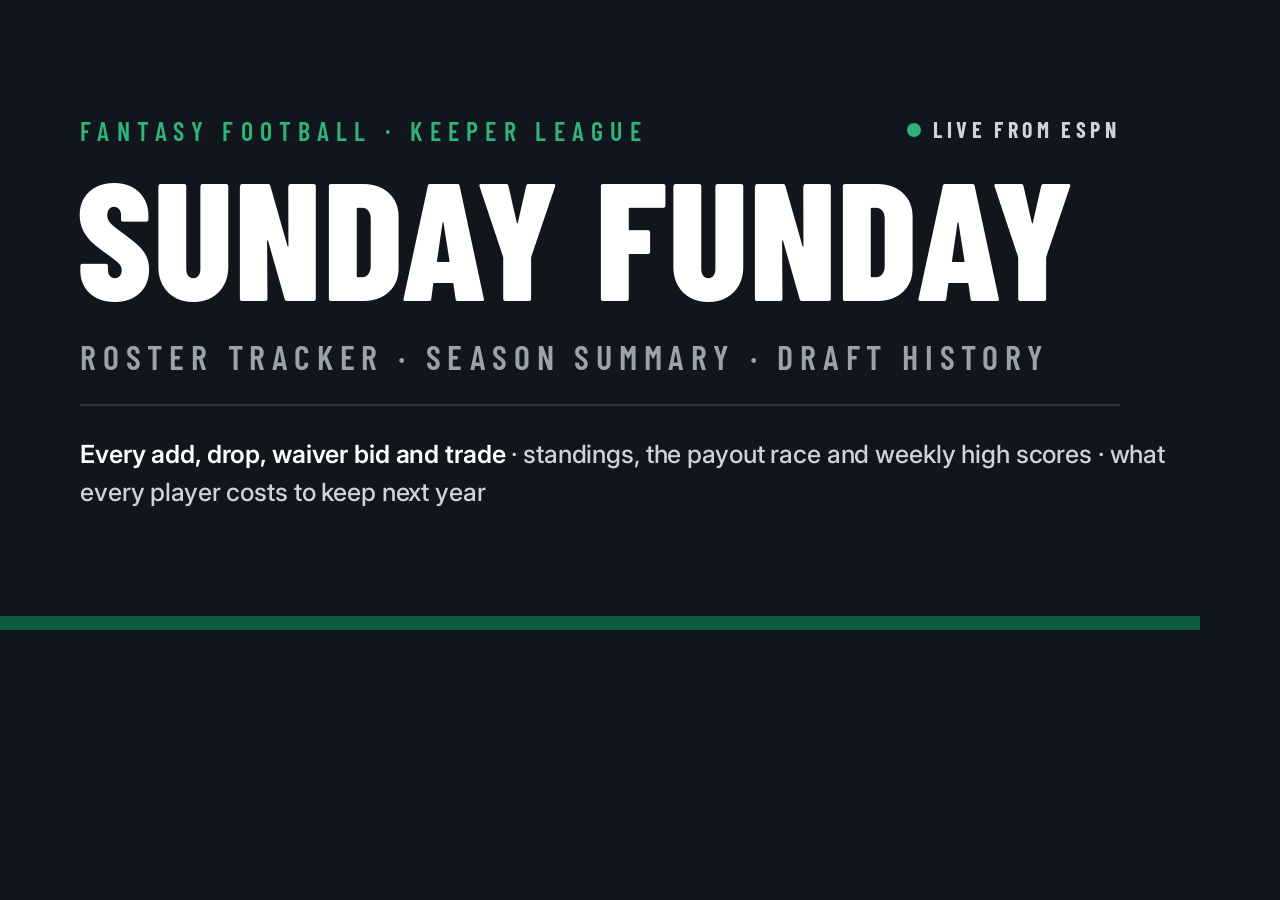
<file: assets/og-source.html>
<!DOCTYPE html><html><head><meta charset="utf-8">
<link rel="preconnect" href="https://fonts.googleapis.com"><link rel="preconnect" href="https://fonts.gstatic.com" crossorigin>
<link href="https://fonts.googleapis.com/css2?family=Barlow+Condensed:wght@600;700;800&family=Inter:wght@500;600&display=block" rel="stylesheet">
<style>
  html,body{margin:0;width:1200px;height:630px;overflow:hidden}
  body{background:#11151c;color:#fff;font-family:"Barlow Condensed",sans-serif;position:relative}
  .band{position:absolute;left:0;right:0;bottom:0;height:14px;background:#0d5c3f}
  .k{position:absolute;left:80px;top:118px;font:600 26px/1 "Barlow Condensed";letter-spacing:.28em;text-transform:uppercase;color:#2fb37a}
  h1{position:absolute;left:76px;top:150px;margin:0;font:800 168px/1 "Barlow Condensed";letter-spacing:.005em;text-transform:uppercase}
  .d{position:absolute;left:80px;top:340px;font:600 34px/1 "Barlow Condensed";letter-spacing:.2em;text-transform:uppercase;color:#9aa3ad}
  .r{position:absolute;left:80px;top:404px;width:1040px;height:2px;background:#2b323b}
  .f{position:absolute;left:80px;top:436px;font:500 25px/1.5 "Inter";color:#cdd3d9;letter-spacing:-.005em}
  .f b{color:#fff;font-weight:600}
  .live{position:absolute;right:80px;top:118px;font:700 22px/1 "Barlow Condensed";letter-spacing:.2em;text-transform:uppercase;color:#cdd3d9}
  .live i{display:inline-block;width:14px;height:14px;border-radius:50%;background:#2fb37a;margin-right:12px;vertical-align:1px}
</style></head><body>
<div class="k">Fantasy Football · Keeper League</div>
<div class="live"><i></i>Live from ESPN</div>
<h1>Sunday Funday</h1>
<div class="d">Roster Tracker · Season Summary · Draft History</div>
<div class="r"></div>
<div class="f"><b>Every add, drop, waiver bid and trade</b> · standings, the payout race and weekly high scores · what every player costs to keep next year</div>
<div class="band"></div>
</body></html>
</file>
<file: css/styles.css>
/* ============================================================================
   Sunday Funday — site stylesheet
   Broadcast / sports-media system (Oct 2026): light surfaces, dark ink strips
   for structure, one green accent, Barlow Condensed for display + numerals,
   Inter for reading. Every selector the pages and scripts use is kept; only
   the look changed.
   ========================================================================== */

:root {
  --paper: #f3f4f1;
  --card: #ffffff;
  --card-2: #f5f6f3;
  --ink: #12171a;
  --ink-soft: #4b5257;
  --ink-faint: #7b848a;
  --rule: #e1e4e0;
  --rule-dark: #12171a;
  --accent: #0d5c3f;        /* field green: fills, active states */
  --accent-2: #0a4a33;      /* hover */
  --accent-soft: #e6f1eb;   /* green tint */
  --accent-bright: #2fb37a; /* green on dark surfaces */
  --gold: #a9842d;          /* contracts */
  --gold-ink: #7c6114;
  --gold-soft: #f6efdc;
  --good: #15803d;
  --bad: #b42318;
  --contract-bg: #f8f3e6;
  --dark: #11151c;
  --dark-2: #1a2028;
  --dark-rule: #2b323b;
  --dark-mute: #9aa3ad;
  --display: "Barlow Condensed", "Inter", -apple-system, system-ui, sans-serif;
  --sans: "Inter", -apple-system, BlinkMacSystemFont, "Segoe UI", Helvetica, Arial, sans-serif;
  --serif: var(--display);  /* legacy token: every former Georgia heading is now the display face */
  --radius: 4px;
}

* { margin: 0; padding: 0; box-sizing: border-box; }

html { scroll-behavior: smooth; }

body {
  background: var(--paper);
  color: var(--ink);
  font-family: var(--sans);
  font-size: 14px;
  line-height: 1.45;
  overflow-x: hidden;
  -webkit-font-smoothing: antialiased;
}

/* ---------- masthead: one dark strip, title left, tabs along the bottom ---------- */
.masthead {
  background: var(--dark);
  color: #fff;
  border-bottom: 3px solid var(--accent);
}
.masthead-inner {
  max-width: 1280px;
  margin: 0 auto;
  padding: 16px 24px 0;
  text-align: left;
  display: flex;
  flex-direction: column;
  align-items: stretch;
}
.kicker {
  font: 600 12px/1 var(--display);
  letter-spacing: 0.24em;
  text-transform: uppercase;
  color: var(--accent-bright);
  margin-bottom: 8px;
}
.masthead h1 {
  font-family: var(--display);
  font-size: clamp(34px, 4.6vw, 46px);
  font-weight: 800;
  line-height: 0.95;
  letter-spacing: 0.01em;
  text-transform: uppercase;
  color: #fff;
}
.deck {
  font: 600 15px/1.2 var(--display);
  font-style: normal;
  letter-spacing: 0.16em;
  text-transform: uppercase;
  color: var(--dark-mute);
  margin-top: 7px;
}
.updated {
  font: 500 11.5px/1.5 var(--display);
  letter-spacing: 0.08em;
  text-transform: uppercase;
  color: var(--dark-mute);
  margin-top: 6px;
  max-width: 920px;
}
.updated .stale { color: #ff8a80; font-weight: 700; }
#rt-updated::before {
  content: '';
  display: inline-block;
  width: 7px; height: 7px;
  border-radius: 50%;
  background: var(--accent-bright);
  margin-right: 7px;
  vertical-align: 1px;
}

.pagetabs {
  order: 2;
  margin: 14px -24px 0;
  padding: 0 24px;
  display: flex;
  flex-wrap: nowrap;
  justify-content: flex-start;
  gap: 0;
  overflow-x: auto;
  scrollbar-width: none;
  -webkit-overflow-scrolling: touch;
}
.pagetabs::-webkit-scrollbar { display: none; }
.pagetabs a {
  flex: none;
  font: 700 14px/1 var(--display);
  letter-spacing: 0.1em;
  text-transform: uppercase;
  text-decoration: none;
  color: rgba(255, 255, 255, 0.62);
  padding: 12px 14px 11px;
  border-bottom: 3px solid transparent;
}
.pagetabs a:first-child { padding-left: 0; }
.pagetabs a:hover { color: #fff; }
.pagetabs a.active { color: #fff; border-bottom-color: var(--accent-bright); }

.subtabs {
  order: 3;
  margin: 0 -24px;
  padding: 0 24px;
  display: flex;
  flex-wrap: nowrap;
  justify-content: flex-start;
  gap: 0;
  overflow-x: auto;
  scrollbar-width: none;
  border-top: 1px solid var(--dark-rule);
  background: var(--dark-2);
}
.subtabs::-webkit-scrollbar { display: none; }
.subtabs a {
  flex: none;
  font: 600 12.5px/1 var(--display);
  letter-spacing: 0.12em;
  text-transform: uppercase;
  text-decoration: none;
  color: rgba(255, 255, 255, 0.55);
  padding: 10px 12px 9px;
  border-bottom: 2px solid transparent;
}
.subtabs a:first-child { padding-left: 0; }
.subtabs a:hover { color: #fff; }
.subtabs a.active { color: #fff; border-bottom-color: var(--gold); }

/* keeper-deadline pill (deadline.js) — sits in the strip above the tabs */
.deadline {
  order: 1;
  align-self: flex-start;
  margin: 12px 0 2px;
  display: inline-block;
  font: 600 12px/1 var(--display);
  letter-spacing: 0.06em;
  text-transform: uppercase;
  color: #d6dbe0;
  background: var(--dark-2);
  border: 1px solid var(--dark-rule);
  border-radius: 999px;
  padding: 7px 14px;
}
.deadline:empty { display: none; }
.deadline strong { color: #fff; }
.deadline .dl-count { color: var(--accent-bright); font-weight: 800; }
.deadline.urgent { border-color: #c0392b; }
.deadline.urgent .dl-count { color: #ff8a80; }
.deadline.passed { color: var(--dark-mute); }
.deadline .dl-second { color: var(--dark-mute); font-weight: 500; }
.deadline .dl-final {
  color: #ff8a80;
  font-weight: 800;
  letter-spacing: 0.1em;
  text-transform: uppercase;
}
.deadline a, .updated a { color: var(--accent-bright); font-weight: 700; text-decoration: none; }
.deadline a:hover, .updated a:hover { text-decoration: underline; }

@media (max-width: 640px) {
  .masthead-inner { padding: 14px 16px 0; }
  .kicker { display: none; }
  .masthead h1 { font-size: 34px; }
  .deck { font-size: 13px; margin-top: 5px; }
  .updated { font-size: 10.5px; }
  .pagetabs { margin: 12px -16px 0; padding: 0 16px; }
  .pagetabs a { font-size: 13.5px; padding: 11px 11px 10px; }
  .subtabs { margin: 0 -16px; padding: 0 16px; }
  .subtabs a { padding: 9px 10px 8px; }
}

/* ---------- team quick-nav + controls (keeper planner) ---------- */
.topbar {
  max-width: 1280px;
  margin: 0 auto;
  padding: 16px 24px 0;
  display: flex;
  align-items: flex-start;
  justify-content: space-between;
  gap: 12px;
}
.teamnav {
  display: flex;
  flex-wrap: wrap;
  gap: 6px;
}
@media (max-width: 640px) {
  .topbar { flex-direction: column; padding: 12px 12px 0; }
  .topbar .strip-actions { flex-wrap: wrap; width: 100%; }
  .searchwrap { flex: 1 1 100%; }
  #psearch { width: 100%; }
  #search-results { left: 0; right: 0; min-width: 0; }
}
.navchip {
  font: 700 12px/1 var(--display);
  letter-spacing: 0.06em;
  text-transform: uppercase;
  text-decoration: none;
  color: var(--ink-soft);
  background: var(--card);
  border: 1px solid var(--rule);
  border-radius: var(--radius);
  padding: 7px 10px 6px;
  white-space: nowrap;
}
.navchip:hover { border-color: var(--ink); color: var(--ink); }
.navchip b { color: var(--gold-ink); margin-left: 6px; font-weight: 800; }
.navchip-all { border-style: dashed; color: var(--ink-faint); font-weight: 600; }
.navchip.fav::before { content: '★ '; color: var(--gold); }

/* player search */
.searchwrap { position: relative; }
#psearch {
  font-family: var(--sans);
  font-size: 13px;
  padding: 6px 10px;
  border: 1px solid var(--rule);
  border-radius: var(--radius);
  background: var(--card);
  color: var(--ink);
  width: 180px;
}
#psearch:focus { outline: none; border-color: var(--accent); }
#search-results {
  position: absolute;
  top: calc(100% + 4px);
  right: 0;
  min-width: 250px;
  background: var(--card);
  border: 1px solid var(--rule);
  border-radius: var(--radius);
  box-shadow: 0 8px 24px rgba(17, 21, 28, 0.14);
  z-index: 30;
}
.search-hit {
  padding: 7px 12px;
  cursor: pointer;
  border-bottom: 1px solid var(--rule);
}
.search-hit:last-child { border-bottom: none; }
.search-hit:hover { background: var(--card-2); }
.hit-name { font-weight: 600; font-size: 13px; display: block; }
.hit-sub { font-size: 11px; color: var(--ink-faint); }
.teamdot {
  display: inline-block;
  width: 8px; height: 8px;
  border-radius: 50%;
  margin-right: 7px;
  vertical-align: 0.5px;
}
/* shared-plan banner (from a ?plan= link) */
.share-banner {
  max-width: 1280px;
  margin: 8px auto 0;
  padding: 10px 24px;
  display: flex;
  flex-wrap: wrap;
  gap: 6px 16px;
  align-items: baseline;
  justify-content: space-between;
  font-size: 13px;
  color: var(--gold-ink);
  background: var(--gold-soft);
  border: 1px solid var(--gold);
  border-radius: var(--radius);
}
.share-banner a { color: var(--accent); font-weight: 700; text-decoration: none; white-space: nowrap; }
.share-banner a:hover { text-decoration: underline; }

.team-card { scroll-margin-top: 12px; }
.team-card.fav { order: -1; }
.favstar {
  background: none;
  border: none;
  font-size: 19px;
  line-height: 1;
  color: #c7ccc9;
  cursor: pointer;
  padding: 0 2px;
  vertical-align: 1px;
}
.favstar:hover { color: var(--gold); }
.team-card.fav .favstar { color: var(--gold); }

/* ---------- strips (bargains / on the block / price moves) ---------- */
.strip {
  max-width: 1280px;
  margin: 0 auto;
  padding: 18px 24px 6px;
}
.strip-bar {
  display: flex;
  align-items: baseline;
  justify-content: space-between;
  border-bottom: 2px solid var(--rule-dark);
  padding-bottom: 6px;
  margin-bottom: 10px;
}
.strip-title {
  font: 800 18px/1 var(--display);
  letter-spacing: 0.06em;
  text-transform: uppercase;
}
.strip-actions { display: flex; gap: 8px; }
.math-toggle {
  white-space: nowrap;
  font: 700 12px/1 var(--display);
  letter-spacing: 0.08em;
  text-transform: uppercase;
  color: var(--ink-soft);
  background: var(--card);
  border: 1px solid var(--rule);
  border-radius: var(--radius);
  padding: 7px 11px 6px;
  cursor: pointer;
}
.math-toggle:hover { border-color: var(--ink); color: var(--ink); }

.strip-scroll {
  display: flex;
  gap: 10px;
  overflow-x: auto;
  padding-bottom: 10px;
}
.bargain-card {
  flex: 0 0 auto;
  display: flex;
  gap: 10px;
  align-items: center;
  background: var(--card);
  border: 1px solid var(--rule);
  border-left: 3px solid var(--accent);
  border-radius: var(--radius);
  padding: 8px 14px 8px 8px;
  cursor: pointer;
}
.bargain-card:hover { border-color: var(--ink); border-left-color: var(--accent); }
.bargain-card .mug {
  width: 52px; height: 38px;
  object-fit: contain;
  background: var(--card-2);
  border-radius: 3px;
}
.bargain-card .b-name { font-weight: 600; font-size: 13px; white-space: nowrap; }
.bargain-card .b-team {
  font: 600 10.5px/1 var(--display);
  color: var(--ink-faint);
  text-transform: uppercase;
  letter-spacing: 0.1em;
  white-space: nowrap;
  margin-top: 2px;
}
.bargain-card .b-line { font-size: 12px; color: var(--ink-soft); white-space: nowrap; margin-top: 2px; }
.bargain-card .b-line strong { color: var(--good); }

/* ---------- price moves (home strip) ---------- */
.moves {
  display: flex;
  flex-wrap: wrap;
  gap: 8px;
  padding-bottom: 10px;
}
.move {
  font-size: 12px;
  background: var(--card);
  border: 1px solid var(--rule);
  border-radius: var(--radius);
  padding: 4px 9px;
  white-space: nowrap;
  cursor: pointer;
}
.move:hover { border-color: var(--ink); }
.move b { font-weight: 700; }
.move.up b { color: var(--good); }
.move.down b { color: var(--bad); }
.no-moves {
  font-size: 12.5px;
  font-style: italic;
  color: var(--ink-faint);
  padding-bottom: 10px;
}

/* ---------- team grid + cards ---------- */
.team-grid {
  max-width: 1280px;
  margin: 0 auto;
  padding: 16px 24px 40px;
  display: grid;
  grid-template-columns: repeat(auto-fill, minmax(min(520px, 100%), 1fr));
  gap: 18px;
}
@media (max-width: 600px) {
  /* minmax(0, ...) not plain 1fr: a 1fr track floors at min-content, so a
     single long team name ("AFRESHAYPEPPER ASAYWHEN") widens every column and
     scrolls the whole page sideways on a phone. */
  .team-grid { grid-template-columns: minmax(0, 1fr); padding: 14px 10px 40px; gap: 14px; }
}

/* a card: white, hairline, a colour slab down the left (team colour, or ink) */
.team-card {
  background: var(--card);
  border: 1px solid var(--rule);
  border-left: 4px solid var(--tc, var(--rule-dark));
  border-radius: var(--radius);
  overflow: hidden;
}
.team-head {
  min-width: 0;
  display: flex;
  align-items: baseline;
  justify-content: space-between;
  flex-wrap: wrap;
  gap: 4px 12px;
  padding: 12px 16px 10px;
  border-bottom: 2px solid var(--rule-dark);
  cursor: pointer;
}
.caret {
  display: inline-block;
  width: 0; height: 0;
  border-left: 7px solid var(--ink-faint);
  border-top: 5px solid transparent;
  border-bottom: 5px solid transparent;
  margin-right: 10px;
  transform: rotate(90deg);
  transition: transform 0.15s;
  vertical-align: 3px;
}
.team-card.collapsed .caret { transform: rotate(0deg); }
.team-card.collapsed .roster { display: none; }
.team-card.collapsed .team-head { border-bottom: none; }
.team-card.collapsed .team-meta .copy,
.team-card.collapsed .team-meta .reset { display: none; }

/* collapsed header: fixed grid so every card lays out identically —
   name left, top-five mugs right, stats on their own line below */
.mugrow { display: none; }
.team-card.collapsed .team-head {
  display: grid;
  grid-template-columns: 1fr auto;
  align-items: center;
  row-gap: 4px;
}
.team-card.collapsed .mugrow {
  display: flex;
  align-items: center;
  grid-column: 2;
  justify-self: end;
}
.team-card.collapsed .team-name { grid-column: 1; }
.team-card.collapsed .team-meta {
  grid-column: 1 / -1;
  text-align: left;
}
.team-card.collapsed .team-meta .stat { margin-left: 0; margin-right: 14px; }
.minimug {
  width: 34px; height: 34px;
  border-radius: 50%;
  object-fit: cover;
  object-position: center 20%;
  background: var(--card-2);
  border: 2px solid var(--card);
  margin-left: -9px;
}
.minimug:first-child { margin-left: 0; }
.team-name {
  font-family: var(--display);
  font-size: 24px;
  font-weight: 800;
  line-height: 1;
  letter-spacing: 0.01em;
  text-transform: uppercase;
  min-width: 0;
  overflow-wrap: anywhere;   /* long names break instead of stretching the card */
}
.team-meta {
  font-size: 11px;
  color: var(--ink-faint);
  text-transform: uppercase;
  letter-spacing: 0.06em;
  text-align: right;
}
.team-meta strong {
  color: var(--ink);
  font: 700 15px/1 var(--display);
  letter-spacing: 0;
  font-variant-numeric: tabular-nums;
}
.team-meta .stat { margin-left: 12px; white-space: nowrap; }
.team-meta strong.over { color: var(--bad); }
.team-meta .reset,
.team-meta .copy {
  margin-left: 12px;
  color: var(--ink-faint);
  text-decoration: underline;
  text-underline-offset: 2px;
}
.team-meta .reset:hover { color: var(--bad); }
.team-meta .copy:hover { color: var(--accent); }

/* ---------- player rows ---------- */
.group-label {
  font: 700 10.5px/1 var(--display);
  letter-spacing: 0.16em;
  text-transform: uppercase;
  color: var(--ink-faint);
  padding: 9px 14px 7px;
  border-bottom: 1px solid var(--rule);
  background: var(--card-2);
}
.group-label.contract-label { color: var(--gold-ink); background: var(--gold-soft); }
.empty-note {
  padding: 10px 14px;
  font-size: 12px;
  font-style: italic;
  color: var(--ink-faint);
}

.prow {
  display: flex;
  align-items: center;
  gap: 12px;
  padding: 7px 14px 7px 12px;
  border-bottom: 1px solid var(--rule);
}
.prow:last-child { border-bottom: none; }
.prow.choosable { cursor: pointer; }
.prow.choosable:hover { background: var(--card-2); }
.prow.locked { background: var(--contract-bg); }
.prow.locked:hover { background: #f1e9d4; }

/* committed contract rows — no toggle, gold treatment */
.prow.contract { background: #fbf7ea; box-shadow: inset 3px 0 0 var(--gold); }
.lockmark {
  flex: 0 0 auto;
  width: 17px;
  text-align: center;
  font-size: 13px;
  font-weight: 800;
  color: var(--gold);
}

.prow .mug {
  width: 52px; height: 39px;
  object-fit: contain;
  flex: 0 0 auto;
  background: var(--card-2);
  border-radius: 3px;
}

.pinfo { flex: 1 1 auto; min-width: 0; }
.pname {
  font-weight: 600;
  font-size: 14.5px;
  letter-spacing: -0.005em;
  white-space: nowrap;
  overflow: hidden;
  text-overflow: ellipsis;
}
.psub {
  display: flex;
  align-items: center;
  gap: 7px;
  margin-top: 3px;
}
/* the math (hidden unless body.show-math) */
.pmath {
  display: none;
  font-size: 11.5px;
  color: var(--ink-soft);
  margin-top: 3px;
  font-variant-numeric: tabular-nums;
}
body.show-math .pmath { display: block; }

.pcontract { flex: 0 0 auto; text-align: right; }

.pkeep { flex: 0 0 auto; min-width: 92px; }
.pprice {
  display: flex;
  align-items: center;
  gap: 10px;
  justify-content: flex-end;
}
.pprice .amount {
  font-family: var(--display);
  font-size: 23px;
  font-weight: 700;
  line-height: 1;
  font-variant-numeric: tabular-nums;
  white-space: nowrap;
}
.pnext {
  font-size: 10.5px;
  color: var(--ink-faint);
  text-align: right;
  white-space: nowrap;
  margin-top: 1px;
  padding-right: 27px; /* align under the amount, clear of the tick */
}

/* position pill — one treatment everywhere (.pos on rows, .dh-pos in tables) */
.pos, .dh-pos {
  display: inline-block;
  min-width: 30px;
  text-align: center;
  font: 700 10.5px/1 var(--display);
  letter-spacing: 0.06em;
  text-transform: uppercase;
  padding: 3px 5px 2px;
  border-radius: 3px;
  color: #fff;
  background: #5b6470;
}
.pos-QB,  .dh-pos.p-QB  { background: #6d3fb0; }
.pos-RB,  .dh-pos.p-RB  { background: #0f7b57; }
.pos-WR,  .dh-pos.p-WR  { background: #1f5fa8; }
.pos-TE,  .dh-pos.p-TE  { background: #c07617; }
.pos-K,   .dh-pos.p-K   { background: #6b7280; }
.pos-DST, .dh-pos.p-Def, .dh-pos.p-DST { background: #3f4650; }

/* badges */
.badge {
  display: inline-block;
  font: 700 10px/1 var(--display);
  letter-spacing: 0.08em;
  text-transform: uppercase;
  padding: 3px 7px 2px;
  border-radius: 3px;
  border: 1px solid var(--rule);
  color: var(--ink-soft);
  background: var(--card-2);
  white-space: nowrap;
}
.badge.acq { padding: 2px 5px 1px; background: none; }
.badge.onblock {
  border-color: var(--gold);
  color: var(--gold-ink);
  background: var(--gold-soft);
}

/* home "On the Block" chips */
.block-chip {
  flex: 0 0 auto;
  display: block;
  background: var(--card);
  border: 1px solid var(--rule);
  border-left: 3px solid var(--gold);
  border-radius: var(--radius);
  padding: 8px 14px;
  text-decoration: none;
  color: inherit;
  min-width: 150px;
}
.block-chip:hover { border-color: var(--ink); border-left-color: var(--gold); }
.block-chip .bc-player { font-weight: 600; font-size: 13px; display: block; white-space: nowrap; }
.block-chip .bc-team {
  font: 600 10.5px/1 var(--display); color: var(--ink-faint); text-transform: uppercase;
  letter-spacing: 0.1em; white-space: nowrap; margin-top: 2px;
}
.block-chip .bc-note { font-size: 12px; color: var(--ink-soft); font-style: italic; white-space: nowrap; margin-top: 2px; }
.nfl {
  font: 700 11.5px/1 var(--display);
  letter-spacing: 0.08em;
  color: var(--ink-soft);
  white-space: nowrap;
}
.badge-contract { border-color: var(--gold); color: var(--gold-ink); background: var(--gold-soft); }
.badge-deal { border-color: var(--gold); color: var(--gold-ink); background: #fbf7ea; }

/* value delta */
.delta { font-weight: 700; font-variant-numeric: tabular-nums; }
/* .delta.pos is "positive", not a position pill: undo the pill treatment */
.delta.pos { display: inline; min-width: 0; padding: 0; border-radius: 0; background: none; font: inherit; font-weight: 700; letter-spacing: 0; text-transform: none; text-align: inherit; color: var(--good); }
.delta.neg { color: var(--bad); }
.delta.zero { color: var(--ink-faint); font-weight: 500; }

/* ---------- league-wide boards (positions / adp / pool / rosters pages) ---------- */
.team-grid.board { grid-template-columns: 1fr; max-width: 860px; }
.board-card { border-left-color: var(--tc, var(--rule-dark)); }
.team-head.static { cursor: default; }
.prow.static { cursor: default; }
.prow.static:hover { background: transparent; }
.rank {
  flex: 0 0 30px;
  text-align: right;
  font: 700 13px/1 var(--display);
  color: var(--ink-faint);
  font-variant-numeric: tabular-nums;
}
.teamtag {
  font-size: 11.5px;
  font-weight: 600;
  color: var(--ink-soft);
  text-decoration: none;
  white-space: nowrap;
}
.teamtag:hover { color: var(--accent); text-decoration: underline; }
.teamtag .teamdot { margin-right: 5px; }
.boardnote { font-size: 13px; padding-top: 12px; border-top: 2px solid var(--rule-dark); }
.strip-link {
  font: 700 11.5px/1 var(--display);
  letter-spacing: 0.1em;
  text-transform: uppercase;
  color: var(--accent);
  text-decoration: none;
  white-space: nowrap;
}
.strip-link:hover { text-decoration: underline; }

/* price-moves: Latest section (prominent) + Season section */
.latest-strip {
  max-width: 860px;
  margin: 18px auto 0;
  padding: 0 24px;
}
.latest-card { border-left-color: var(--accent); }
.latest-card .team-head { background: var(--accent-soft); }
.latest-note { color: var(--ink-faint); font-weight: 500; }
.section-head {
  max-width: 860px;
  margin: 28px auto 0;
  padding: 0 24px 8px;
  display: flex;
  align-items: baseline;
  justify-content: space-between;
  gap: 12px;
  border-bottom: 2px solid var(--rule-dark);
}
.section-title { font: 800 22px/1 var(--display); letter-spacing: 0.04em; text-transform: uppercase; }
@media (max-width: 640px) {
  .latest-strip, .section-head { padding-left: 12px; padding-right: 12px; }
}

/* price-moves feature cards */
.feature-row {
  max-width: 860px;
  margin: 0 auto;
  padding: 18px 24px 0;
  display: flex;
  flex-wrap: wrap;
  gap: 14px;
}
.feature-card {
  flex: 1 1 240px;
  display: flex;
  align-items: center;
  gap: 14px;
  background: var(--card);
  border: 1px solid var(--rule);
  border-left-width: 4px;
  border-radius: var(--radius);
  padding: 12px 16px;
}
.feature-card.up { border-left-color: var(--good); }
.feature-card.down { border-left-color: var(--bad); }
.feature-card .mug {
  width: 74px; height: 54px;
  object-fit: contain;
  background: var(--card-2);
  border-radius: 4px;
}
.f-label {
  font: 700 10.5px/1 var(--display);
  letter-spacing: 0.16em;
  text-transform: uppercase;
  color: var(--ink-faint);
}
.f-name { font: 800 22px/1 var(--display); text-transform: uppercase; letter-spacing: 0.01em; margin-top: 4px; }
.f-line { font-size: 12.5px; color: var(--ink-soft); margin-top: 3px; }

/* compact move summary under a mover's name (full trail on hover) */
.trail {
  font-size: 11px;
  color: var(--ink-faint);
  margin-top: 3px;
  font-variant-numeric: tabular-nums;
  cursor: help;
}
.sparkwrap { flex: 0 0 auto; padding: 0 6px; }
.spark { display: block; }
@media (max-width: 640px) {
  .sparkwrap { padding: 0 2px; }
  .spark { width: 52px; }
}
.board-toolbar {
  max-width: 860px;
  margin: 0 auto;
  padding: 14px 24px 0;
  display: flex;
  gap: 8px;
  justify-content: flex-end;
}
.badge.avail { border-style: dashed; color: var(--ink-faint); background: none; }
.prow.unowned .pname { color: var(--ink-soft); }

/* past-rosters: year picker + headshot-less rows */
.year-picker {
  font: 700 11px/1 var(--display);
  letter-spacing: 0.14em;
  text-transform: uppercase;
  color: var(--ink-faint);
  display: flex;
  align-items: center;
  gap: 8px;
}
.year-picker select {
  font: 700 15px/1.2 var(--display);
  letter-spacing: 0.02em;
  text-transform: none;
  color: var(--ink);
  padding: 6px 8px;
  border: 1px solid var(--rule);
  border-radius: var(--radius);
  background: var(--card);
  cursor: pointer;
}
.year-picker select:focus { outline: none; border-color: var(--accent); }
.prow.nomug .rank { margin-right: 4px; }
.board-toolbar { align-items: baseline; }
body[data-page="rosters"] .board-toolbar { justify-content: space-between; }
.board-caption { font-size: 11.5px; color: var(--ink-faint); font-style: italic; }
@media (max-width: 560px) { .board-caption { flex: 1 1 100%; } }

/* ---------- trades page ---------- */
.section-head.first { margin-top: 18px; }
.trade-card { border-left-color: var(--rule-dark); }
.trade-head {
  padding: 12px 16px;
  border-bottom: 2px solid var(--rule-dark);
  font-size: 14px;
  font-weight: 600;
}
.trade-date {
  display: inline-block;
  font: 700 11px/1 var(--display);
  letter-spacing: 0.12em;
  text-transform: uppercase;
  color: var(--ink-faint);
  margin-right: 10px;
}
.trade-body { display: flex; align-items: stretch; }
.trade-side { flex: 1 1 0; padding: 14px 16px; min-width: 0; }
.trade-side + .trade-vs + .trade-side { border-left: 1px solid var(--rule); }
.trade-vs {
  flex: 0 0 auto;
  display: flex;
  align-items: center;
  font-size: 20px;
  color: var(--ink-faint);
  padding: 0 2px;
}
.trade-side-head {
  display: flex;
  align-items: center;
  justify-content: space-between;
  gap: 8px;
  margin-bottom: 8px;
}
.trade-side-head .teamtag { font: 800 16px/1 var(--display); text-transform: uppercase; letter-spacing: 0.02em; }
.grade {
  font: 800 22px/1 var(--display);
  padding: 4px 10px 3px;
  border-radius: var(--radius);
  color: #fff;
}
.grade.g-a { background: var(--good); }
.grade.g-b { background: #1f5fa8; }
.grade.g-c { background: var(--gold); }
.grade.g-d { background: var(--bad); }
.got-label {
  font: 700 10.5px/1 var(--display);
  letter-spacing: 0.16em;
  text-transform: uppercase;
  color: var(--ink-faint);
  margin-bottom: 5px;
}
.got-item { font-size: 13px; margin-bottom: 4px; }
.got-name { font-weight: 600; }
.got-sub { display: block; font-size: 11.5px; color: var(--ink-soft); font-variant-numeric: tabular-nums; }
.got-dollars { font: 700 17px/1 var(--display); color: var(--good); }
.trade-note {
  font-size: 12.5px;
  color: var(--ink-soft);
  font-style: italic;
  margin-top: 8px;
  padding-top: 8px;
  border-top: 1px dotted var(--rule);
}
@media (max-width: 560px) {
  .trade-body { flex-direction: column; }
  .trade-side + .trade-vs + .trade-side { border-left: none; border-top: 1px solid var(--rule); }
  .trade-vs { justify-content: center; transform: rotate(90deg); padding: 4px 0; }
}

.trade-history { max-width: 860px; margin: 0 auto; padding: 0 24px; }
.trade-year { border-bottom: 1px solid var(--rule); padding: 8px 0; }
.trade-year summary {
  cursor: pointer;
  font: 800 17px/1.2 var(--display);
  letter-spacing: 0.04em;
  text-transform: uppercase;
  padding: 4px 0;
}
.trade-year .muted { font: 400 12px/1.2 var(--sans); text-transform: none; letter-spacing: 0; color: var(--ink-faint); }
.trade-log { list-style: none; padding: 6px 0 8px; }
.trade-log li {
  font-size: 12.5px;
  color: var(--ink-soft);
  padding: 4px 0 4px 16px;
  border-left: 2px solid var(--rule);
  margin-bottom: 2px;
}
@media (max-width: 640px) { .trade-history { padding: 0 12px; } }

/* ---------- on the block ---------- */
.block-post-wrap { max-width: 860px; margin: 16px auto 0; padding: 0 24px; }
.block-postbar {
  background: var(--card);
  border: 1px solid var(--rule);
  border-left: 4px solid var(--accent);
  border-radius: var(--radius);
  padding: 12px 14px;
  display: flex;
  align-items: center;
  justify-content: space-between;
  gap: 10px;
  flex-wrap: wrap;
}
.block-fields { display: flex; gap: 8px; flex-wrap: wrap; flex: 1 1 auto; }
.block-input {
  font-family: var(--sans);
  font-size: 13px;
  padding: 7px 9px;
  border: 1px solid var(--rule);
  border-radius: var(--radius);
  background: var(--card);
  color: var(--ink);
}
.block-input:focus { outline: none; border-color: var(--accent); }
.block-note-input { flex: 1 1 200px; min-width: 140px; }
.block-btn {
  font: 700 12.5px/1 var(--display);
  letter-spacing: 0.1em;
  text-transform: uppercase;
  color: #fff;
  background: var(--accent);
  border: none;
  border-radius: var(--radius);
  padding: 9px 14px 8px;
  cursor: pointer;
  white-space: nowrap;
}
.block-btn:hover { background: var(--accent-2); }
.block-status {
  font: 700 11px/1 var(--display);
  letter-spacing: 0.1em;
  text-transform: uppercase;
  color: var(--ink-faint);
  white-space: nowrap;
}
.block-status.live { color: var(--good); }
.block-status.off { color: var(--bad); }

.block-entries {
  display: grid;
  grid-template-columns: repeat(auto-fill, minmax(200px, 1fr));
  gap: 1px;
  background: var(--rule);
}
.block-entry { background: var(--card); padding: 10px 14px; }
.be-main { display: flex; align-items: center; gap: 8px; }
.be-name { font-weight: 600; font-size: 14px; }
.be-val { font-size: 11.5px; color: var(--ink-soft); margin-top: 2px; font-variant-numeric: tabular-nums; }
.be-note { font-size: 12.5px; color: var(--ink); font-style: italic; margin-top: 5px; }
.be-foot { display: flex; align-items: center; justify-content: space-between; margin-top: 6px; }
.be-time { font: 600 10.5px/1 var(--display); color: var(--ink-faint); text-transform: uppercase; letter-spacing: 0.08em; }
.be-remove {
  background: none;
  border: none;
  color: var(--ink-faint);
  font-size: 13px;
  cursor: pointer;
  padding: 2px 4px;
  line-height: 1;
}
.be-remove:hover { color: var(--bad); }
@media (max-width: 640px) { .block-post-wrap { padding: 0 12px; } }

/* row flash after jumping from a strip chip */
@keyframes flashrow {
  0%, 40% { background: #fff3c4; }
  100% { background: transparent; }
}
.prow.flash { animation: flashrow 1.8s ease-out; }

/* keep tick */
.tick {
  display: inline-block;
  width: 17px; height: 17px;
  border: 1.5px solid #c7ccc9;
  border-radius: 50%;
  position: relative;
  flex: 0 0 auto;
}
.prow.kept { background: var(--accent-soft); box-shadow: inset 3px 0 0 var(--accent); }
.prow.kept:hover { background: #d9eadf; }
.prow.kept .tick { background: var(--accent); border-color: var(--accent); }
.prow.kept .tick::after {
  content: '';
  position: absolute;
  left: 5px; top: 2px;
  width: 4.5px; height: 9px;
  border: solid #fff;
  border-width: 0 2px 2px 0;
  transform: rotate(45deg);
}

/* ---------- mobile ---------- */
@media (max-width: 640px) {
  .strip { padding: 14px 12px 4px; }
  .strip-bar { flex-wrap: wrap; gap: 6px; }
  .team-head { padding: 10px 12px 8px; }
  .team-meta { text-align: left; }
  .team-meta .stat { margin-left: 0; margin-right: 12px; }

  .prow { flex-wrap: wrap; gap: 4px 10px; padding: 8px 10px; }
  .prow .mug { width: 46px; height: 34px; }
  .pinfo { flex: 1 1 0; }
  .psub { flex-wrap: wrap; row-gap: 2px; }
  .pkeep { min-width: 74px; }
  .pprice .amount { font-size: 20px; }
  /* contract badge drops to its own line, aligned with the player info */
  .pcontract { flex: 1 1 100%; order: 5; text-align: left; padding-left: 56px; margin-top: -2px; }
  .pcontract:empty { display: none; margin: 0; }
  /* board rows: full names beat ellipses on narrow screens */
  .prow.static .pname { white-space: normal; }
}

/* ---------- legend ---------- */
.legend {
  max-width: 1280px;
  margin: 0 auto;
  padding: 0 24px 60px;
  color: var(--ink-soft);
}
.dh-main + .legend { max-width: 1180px; }
.legend h3 {
  font: 800 15px/1 var(--display);
  letter-spacing: 0.14em;
  text-transform: uppercase;
  border-top: 2px solid var(--rule-dark);
  padding-top: 14px;
  margin-bottom: 10px;
  color: var(--ink);
}
.legend ul { list-style: none; }
.legend li { margin-bottom: 6px; font-size: 13px; }

/* ---------- Budgets page: league ledger ---------- */
.ledger-top { max-width: 1100px; margin: 0 auto; padding: 0 20px; }

.ledger-table {
  width: 100%; border-collapse: collapse; background: var(--card);
  border: 1px solid var(--rule); border-radius: var(--radius); overflow: hidden;
  font-family: var(--sans);
}
.ledger-table th {
  font: 700 11.5px/1 var(--display); letter-spacing: .12em; text-transform: uppercase;
  color: var(--ink-faint); text-align: left; padding: 11px 14px 10px;
  background: var(--card-2); border-bottom: 1px solid var(--rule);
}
.ledger-table td { padding: 11px 14px; border-bottom: 1px solid var(--rule); font-size: 14px; }
.ledger-table tbody tr:last-child td { border-bottom: 1px solid var(--rule-dark); }
.ledger-table .num { text-align: right; white-space: nowrap; font-variant-numeric: tabular-nums; }
.ledger-table .num.big { font: 800 20px/1 var(--display); }
.ledger-table tfoot td {
  font-weight: 700; color: var(--ink-soft); background: var(--card-2); border-bottom: none;
}
.ledger-table .bar-col { width: 34%; padding-left: 6px; padding-right: 6px; }

/* diverging bar centred on the $200 start */
.bbar { position: relative; display: block; height: 16px; }
.bbar-mid {
  position: absolute; left: 50%; top: -1px; bottom: -1px; width: 1px;
  background: var(--rule-dark); opacity: .35;
}
.bbar-fill { position: absolute; top: 3px; height: 10px; border-radius: 2px; }
.bbar-fill.up { background: var(--good); }
.bbar-fill.dn { background: var(--bad); }

.ledger-card { padding: 0; overflow: hidden; }
.ledger-head {
  display: flex; align-items: baseline; justify-content: space-between; gap: 12px;
  padding: 12px 16px; border-bottom: 1px solid var(--rule); background: var(--card-2);
}
.ledger-team {
  font: 800 18px/1.2 var(--display); text-transform: uppercase; letter-spacing: .02em;
  color: var(--ink); text-decoration: none;
}
.ledger-team:hover { color: var(--accent); }
.ledger-final { font: 800 24px/1 var(--display); color: var(--ink); text-align: right; }
.ledger-final small {
  display: block; font: 600 10px/1.4 var(--display); letter-spacing: .12em;
  text-transform: uppercase; color: var(--ink-faint);
}
.ledger-rows { width: 100%; border-collapse: collapse; }
.ledger-rows td { padding: 9px 12px; border-bottom: 1px solid var(--rule); font-size: 13px; vertical-align: top; }
.ledger-rows tr:last-child td { border-bottom: none; }
.ledger-rows .num { text-align: right; white-space: nowrap; }
.lg-start td { background: var(--card-2); color: var(--ink-soft); font-style: italic; }
.lg-date { color: var(--ink-faint); white-space: nowrap; width: 1%; font-variant-numeric: tabular-nums; }
.lg-why { color: var(--ink); }
.lg-with { display: block; font-size: 11.5px; color: var(--ink-faint); }
.lg-note { display: block; font-size: 11.5px; color: var(--ink-faint); font-style: italic; }
.lg-bal { font-weight: 700; font-variant-numeric: tabular-nums; width: 1%; }
.lg-delta { width: 1%; }
.ledger-foot {
  padding: 10px 16px; border-top: 1px solid var(--rule-dark); background: var(--card-2);
  font: 600 12px/1 var(--sans); color: var(--ink-soft);
}

@media (max-width: 700px) {
  .ledger-top { padding: 0 12px; }
  .ledger-table .bar-col { display: none; }
  .ledger-table th, .ledger-table td { padding: 9px 8px; font-size: 13px; }
  .ledger-table .num.big { font-size: 18px; }
  .ledger-rows td { padding: 8px 10px; font-size: 12.5px; }
}
.lg-next { color: var(--ink-faint); font-weight: 600; }

@media (max-width: 700px) {
  /* the caption already says everyone starts at $200 — drop the column so the
     budget figure isn't clipped on a phone */
  .ledger-table .start-col { display: none; }
  .ledger-table { table-layout: fixed; width: 100%; }
  .ledger-table th, .ledger-table td { padding: 9px 6px; }
  .ledger-table th:first-child, .ledger-table td:first-child { width: 52%; }
  .ledger-table .teamtag { font-size: 13px; }
}
@media (max-width: 700px) { .hide-sm { display: none; } }

/* keepers locked: settled line under each team's Kept group */
.settled { font-size: 12px; color: var(--ink-soft); padding: 5px 16px 8px; border-bottom: 1px solid var(--rule); }
.settled b { color: var(--ink); } .settled b.over { color: var(--bad); }
.bargain-sub.muted { color: var(--ink-faint); }

/* keepers in: released players read as auction stock, not keeper options */
.prow.released { cursor: default; }
.prow.released:hover { background: transparent; }
.prow.released .amount.adp { color: var(--ink-soft); }
.prow.released .pname { color: var(--ink-soft); }

/* ================= draft history (drafts.html) + the shared bar / cards / tables ================= */
.dh-bar { border-bottom: 1px solid var(--rule); background: var(--card); position: sticky; top: 0; z-index: 20; }
.dh-bar-inner {
  max-width: 1180px; margin: 0 auto; padding: 0 24px;
  display: flex; align-items: center; gap: 6px 20px; flex-wrap: wrap;
}
.dh-bar-inner[hidden] { display: none; }
.dh-bar-inner > .year-picker { padding: 8px 0; }
.dh-controls { padding: 9px 24px 10px; border-top: 1px solid var(--rule); gap: 8px 22px; background: var(--card-2); }
.dh-views { display: flex; gap: 0; margin-right: auto; align-self: stretch; overflow-x: auto; scrollbar-width: none; }
.dh-views::-webkit-scrollbar { display: none; }
.dh-view {
  flex: none;
  font: 700 14px/1 var(--display); letter-spacing: .08em; text-transform: uppercase;
  color: var(--ink-faint); background: none; border: 0; border-bottom: 3px solid transparent;
  padding: 14px 12px 11px; border-radius: 0; cursor: pointer; white-space: nowrap;
}
.dh-view:first-child { padding-left: 0; }
.dh-view:hover { color: var(--ink); }
.dh-view.on { color: var(--ink); border-bottom-color: var(--accent); background: none; }
.dh-search { padding: 6px 0; }
.dh-search input {
  font: 400 13px/1 var(--sans); color: var(--ink); width: 190px;
  padding: 7px 11px; border: 1px solid var(--rule); border-radius: var(--radius); background: var(--card);
}
.dh-search input:focus { outline: none; border-color: var(--accent); }
.dh-ctl { display: flex; align-items: center; gap: 9px; }
.dh-ctl-label { font: 700 10.5px/1 var(--display); letter-spacing: .16em; text-transform: uppercase; color: var(--ink-faint); }
.dh-seg { display: flex; gap: 4px; flex-wrap: wrap; }
.dh-chip {
  font: 700 12.5px/1 var(--display); letter-spacing: .06em; text-transform: uppercase;
  color: var(--ink-soft); background: var(--card);
  border: 1px solid var(--rule); border-radius: var(--radius); padding: 6px 10px 5px; cursor: pointer; white-space: nowrap;
}
.dh-chip:hover { border-color: var(--ink); color: var(--ink); }
.dh-chip.on { background: var(--ink); border-color: var(--ink); color: var(--card); }

.dh-main { max-width: 1180px; margin: 0 auto; padding: 18px 24px 40px; display: grid; gap: 18px; }
.dh-main.dh-list { grid-template-columns: repeat(auto-fill, minmax(min(430px, 100%), 1fr)); align-items: start; }
.dh-pair { display: grid; gap: 18px; grid-template-columns: repeat(auto-fit, minmax(min(400px, 100%), 1fr)); }
.dh-card { border-left-color: var(--tc, var(--rule-dark)); }
.dh-head { display: flex; align-items: baseline; gap: 10px; padding: 12px 16px 10px; border-bottom: 2px solid var(--rule-dark); flex-wrap: wrap; }
.dh-head h2 { font: 800 20px/1 var(--display); letter-spacing: .03em; text-transform: uppercase; }
.dh-team { font: 600 12px/1 var(--display); letter-spacing: .12em; text-transform: uppercase; color: var(--ink-faint); }
.dh-sub { margin-left: auto; font-size: 12px; color: var(--ink-faint); font-weight: 500; }

/* the figures strip */
.dh-tiles { display: flex; flex-wrap: wrap; background: var(--card); border: 1px solid var(--rule); border-radius: var(--radius); }
.dh-tile { flex: 1 1 160px; min-width: 0; padding: 10px 16px 9px; border-right: 1px solid var(--rule); }
.dh-tile:last-child { border-right: none; }
.dh-tile-l { font: 700 10.5px/1 var(--display); letter-spacing: .16em; text-transform: uppercase; color: var(--ink-faint); }
.dh-tile-b {
  font: 800 26px/1.05 var(--display); margin: 5px 0 2px; font-variant-numeric: tabular-nums;
  white-space: nowrap; overflow: hidden; text-overflow: ellipsis;
}
.dh-tile-s { font-size: 11.5px; color: var(--ink-soft); white-space: nowrap; overflow: hidden; text-overflow: ellipsis; }

/* tables: condensed caps header band, Inter text, condensed figures */
.dh-table { width: 100%; border-collapse: collapse; }
.dh-table th {
  font: 700 11.5px/1 var(--display); letter-spacing: .12em; text-transform: uppercase; color: var(--ink-faint);
  text-align: left; padding: 9px 10px 8px; background: var(--card-2); border-bottom: 1px solid var(--rule); white-space: nowrap;
}
.dh-table td { padding: 7px 10px; border-bottom: 1px solid var(--rule); font-size: 13.5px; vertical-align: middle; }
.dh-table tbody tr:last-child td { border-bottom: none; }
.dh-table tbody tr:hover td { background: var(--card-2); }
.dh-name { font-weight: 600; }
.dh-best { font-size: 12.5px; }
.dh-yr { font-size: 11px; color: var(--ink-faint); font-weight: 600; }
.dh-k { font: 700 10px/1 var(--display); letter-spacing: .12em; text-transform: uppercase; color: var(--gold-ink); }
.dh-n, .dh-cash, .dh-pts, .dh-fin, .dh-vc { text-align: right; white-space: nowrap; }
.dh-n { color: var(--ink-faint); font: 600 13px/1.2 var(--display); width: 34px; }
.dh-cash, .dh-pts { font: 600 16px/1.2 var(--display); font-variant-numeric: tabular-nums; }
.dh-tot { font-weight: 800; }
.dh-pts { color: var(--ink-soft); }
.dh-pts b { font-weight: 700; color: var(--ink); }
.dh-fin { font-size: 12px; color: var(--ink-faint); }
.dh-own { font-size: 12.5px; color: var(--ink-soft); white-space: nowrap; }
.dh-p { width: 34px; }
.dh-val {
  font: 700 12.5px/1 var(--display); letter-spacing: .02em; font-variant-numeric: tabular-nums;
  padding: 4px 6px 3px; border-radius: 3px; color: var(--ink-faint); background: var(--card-2);
}
.dh-val.up { color: #0b5c2f; background: #e0f2e6; }
.dh-val.down { color: #8f1c19; background: #fbe3e0; }
.dh-mini .dh-table td { padding: 6px 10px; }
#dh-note ul { list-style: none; }
#dh-note li { margin-bottom: 6px; font-size: 13px; }
#dh-note .dh-val { margin: 0 2px; }

@media (max-width: 720px) {
  .dh-bar-inner { padding: 0 12px; gap: 4px 12px; }
  .dh-controls { padding: 8px 12px 9px; }
  .dh-views { width: 100%; order: 2; -webkit-overflow-scrolling: touch; }
  .dh-view { padding: 12px 10px 9px; font-size: 13.5px; letter-spacing: .05em; }
  .dh-search { order: 3; flex: 1; }
  .dh-search input { width: 100%; }
  .dh-main { padding: 14px 10px 34px; gap: 14px; }
  .dh-table td, .dh-table th { padding: 7px 6px; font-size: 12.5px; }
  .dh-cash, .dh-pts { font-size: 15px; }
  .dh-fin, th.dh-fin { display: none; }
  .dh-tile { flex-basis: 45%; }
  .dh-tile-b { font-size: 22px; }
}

/* ================= player card (js/playercard.js) ================= */
.prow[data-ti] { cursor: pointer; }
.prow[data-ti] .pname { text-decoration: underline; text-decoration-color: transparent; text-underline-offset: 3px; transition: text-decoration-color .15s; }
.prow[data-ti]:hover .pname { text-decoration-color: var(--rule); }
.prow.contract:hover { background: #f5eedb; }
body.pc-open { overflow: hidden; }
.pc-overlay {
  position: fixed; inset: 0; z-index: 200; background: rgba(17, 21, 28, .62);
  display: flex; align-items: center; justify-content: center; padding: 24px;
  animation: pc-fade .15s ease-out;
}
@keyframes pc-fade { from { opacity: 0; } }
.pc-card {
  position: relative; width: 100%; max-width: 580px; max-height: calc(100vh - 48px); overflow-y: auto;
  background: var(--card); border-radius: 6px; box-shadow: 0 24px 70px rgba(0,0,0,.35);
  padding: 0 24px 18px; -webkit-overflow-scrolling: touch;
}
.pc-x {
  position: absolute; top: 10px; right: 10px; width: 34px; height: 34px; border: none; background: none;
  font-size: 26px; line-height: 1; color: var(--dark-mute); cursor: pointer; border-radius: 50%; z-index: 1;
}
.pc-x:hover { color: #fff; background: var(--dark-rule); }
.pc-loading { padding: 40px 0; text-align: center; color: var(--ink-faint); font: 600 15px/1 var(--display); letter-spacing: .12em; text-transform: uppercase; }
/* the head is a dark slab: name in display caps, mug, position, where he is */
.pc-head {
  display: flex; gap: 16px; align-items: center;
  margin: 0 -24px; padding: 22px 56px 18px 24px;
  background: var(--dark); color: #fff; border-bottom: 3px solid var(--accent);
}
.pc-mug { width: 96px; height: 70px; object-fit: cover; border-radius: 4px; background: var(--dark-2); flex: none; }
.pc-name { font: 800 30px/0.98 var(--display); text-transform: uppercase; letter-spacing: .01em; }
.pc-meta { margin-top: 7px; display: flex; gap: 6px; align-items: center; }
.pc-meta .nfl { color: var(--dark-mute); }
.pc-where { margin-top: 6px; font: 600 13px/1.3 var(--display); letter-spacing: .08em; text-transform: uppercase; color: #fff; }
.pc-own { font-weight: 500; color: var(--dark-mute); margin-left: 3px; }
.pc-where .pc-dim { color: var(--dark-mute); }
.pc-label {
  font: 700 10.5px/1 var(--display); letter-spacing: .18em; text-transform: uppercase; color: var(--ink-faint);
  margin: 20px 0 8px; padding-bottom: 6px; border-bottom: 2px solid var(--rule-dark);
}
.pc-label .pc-dim { letter-spacing: .06em; }
.pc-contract { margin-top: 18px; background: var(--contract-bg); border-left: 4px solid var(--gold); border-radius: 0 4px 4px 0; padding: 2px 16px 12px; }
.pc-contract .pc-label { margin-top: 12px; color: var(--gold-ink); border-bottom-color: var(--gold); }
.pc-ctitle { font: 800 20px/1.1 var(--display); text-transform: uppercase; letter-spacing: .02em; }
.pc-ladder { display: flex; align-items: center; gap: 8px; margin: 10px 0 2px; flex-wrap: wrap; }
.pc-rung { display: inline-flex; flex-direction: column; align-items: center; background: var(--card); border: 1px solid #e4d8b8; border-radius: 4px; padding: 5px 12px 4px; min-width: 62px; }
.pc-rung b { font: 700 19px/1.1 var(--display); font-variant-numeric: tabular-nums; }
.pc-rung i { font: 600 10px/1.4 var(--display); color: var(--ink-faint); letter-spacing: .1em; text-transform: uppercase; }
.pc-rung.now { border-color: var(--gold); box-shadow: 0 0 0 1px var(--gold); }
.pc-arrow { color: #b8a36a; font-weight: 700; }
.pc-note { font-size: 13px; color: var(--ink-soft); margin-top: 8px; line-height: 1.5; }
.pc-facts { display: grid; grid-template-columns: repeat(4, 1fr); gap: 8px; margin-top: 16px; }
.pc-fact { background: var(--card-2); border: 1px solid var(--rule); border-radius: var(--radius); padding: 9px 10px 8px; }
.pc-fact b { display: block; font: 800 22px/1.05 var(--display); font-variant-numeric: tabular-nums; }
.pc-fact span { display: block; font-size: 11px; color: var(--ink-faint); margin-top: 3px; line-height: 1.3; }
.pc-line { list-style: none; }
.pc-line li { display: grid; grid-template-columns: 46px 1fr auto; gap: 10px; padding: 8px 0; border-bottom: 1px solid var(--rule); align-items: baseline; }
.pc-yr { font: 800 16px/1 var(--display); }
.pc-ev { font-size: 13.5px; line-height: 1.45; }
.pc-mid { color: var(--ink-soft); font-size: 12.5px; }
.pc-mid::before { content: '\21b3 '; color: var(--ink-faint); }
.pc-res { text-align: right; font: 700 15px/1.2 var(--display); white-space: nowrap; font-variant-numeric: tabular-nums; }
.pc-res span { display: block; font: 500 11px/1.3 var(--sans); color: var(--ink-faint); }
.pc-tag { font: 700 10px/1 var(--display); letter-spacing: .1em; text-transform: uppercase; color: var(--gold-ink); background: var(--gold-soft); padding: 3px 5px 2px; border-radius: 3px; }
.pc-dim { color: var(--ink-faint); font-size: 11.5px; }
.pc-trades { list-style: none; }
.pc-trades li { font-size: 12.5px; padding: 6px 0; border-bottom: 1px solid var(--rule); color: var(--ink-soft); }
.pc-foot { font-size: 11px; color: var(--ink-faint); margin-top: 16px; line-height: 1.45; }
.pc-foot a { color: var(--accent); font-weight: 700; text-decoration: none; }
@media (max-width: 620px) {
  .pc-overlay { padding: 0; align-items: flex-end; }
  .pc-card { max-height: 90vh; padding: 0 16px 16px; border-radius: 14px 14px 0 0; }
  .pc-head { margin: 0 -16px; padding: 18px 50px 16px 16px; border-radius: 14px 14px 0 0; }
  .pc-mug { width: 76px; height: 56px; }
  .pc-name { font-size: 25px; }
  .pc-facts { grid-template-columns: repeat(2, 1fr); }
  .pc-line li { grid-template-columns: 40px 1fr auto; gap: 8px; }
}

/* ================= roster tracker (tracker.html) ================= */
.rt-grid .team-grid { padding: 0; }
.rt-teams { margin-top: 6px; }
.rt-card .team-head { align-items: center; }
.rt-team { font: 600 12px/1 var(--display); letter-spacing: .12em; text-transform: uppercase; color: var(--ink-faint); margin-left: 4px; }
.rt-row { padding: 6px 12px 6px 10px; }
.rt-row.ir { background: var(--card-2); }
.rt-row .pinfo .psub { flex-wrap: wrap; row-gap: 2px; }
.rt-how { font-size: 11.5px; color: var(--ink-soft); }
.rt-how i { font-style: normal; color: var(--ink-faint); }
.rt-how i::before { content: '· '; }
.rt-tag { display: inline-block; vertical-align: 2px; font: 700 9.5px/1 var(--display); letter-spacing: .1em; padding: 2px 5px 1px; border-radius: 3px; color: #8f1c19; background: #fbe3e0; margin-left: 5px; }
.rt-tag.ir { color: var(--ink-soft); background: #e6e9e6; }
.rt-nomug { display: inline-block; width: 52px; height: 39px; border-radius: 3px; background: var(--card-2); flex: 0 0 auto; }
.rt-next { flex: 0 0 118px; width: 118px; text-align: right; cursor: help; }
.rt-next b { display: block; font: 700 19px/1.05 var(--display); font-variant-numeric: tabular-nums; white-space: nowrap; }
.rt-next span { display: block; font: 600 9.5px/1.3 var(--display); letter-spacing: .1em; text-transform: uppercase; color: var(--ink-faint); white-space: nowrap; margin-top: 2px; }
.rt-next.lock b { color: var(--gold-ink); }
.rt-next.resign b { color: var(--accent); }
.rt-next.market b { color: var(--ink-soft); font-size: 15px; padding-top: 3px; text-transform: uppercase; letter-spacing: .06em; }
.rt-next.inline { display: inline-block; min-width: 0; text-align: left; margin-right: 4px; vertical-align: middle; cursor: default; }
.rt-next.inline b { display: inline; font-size: 15px; }
.rt-dead { padding: 8px 14px 10px; font-size: 12px; color: var(--ink-soft); background: #fbf1ef; border-top: 1px solid var(--rule); }
.rt-dead b { color: #8f1c19; }
.rt-moves .rt-log { display: grid; gap: 16px; }
.rt-day h2 { font: 800 19px/1 var(--display); letter-spacing: .04em; text-transform: uppercase; padding: 0 0 7px; border-bottom: 2px solid var(--rule-dark); margin-bottom: 4px; }
.rt-day ol { list-style: none; }
.rt-ev {
  display: grid; grid-template-columns: 84px 1fr; gap: 12px; padding: 9px 0 9px 12px;
  border: 1px solid var(--rule); border-left: 3px solid var(--tc, var(--rule)); border-radius: 0 var(--radius) var(--radius) 0;
  margin-top: 6px; background: var(--card);
}
.rt-ev-time { font: 700 13px/1.2 var(--display); color: var(--ink-soft); font-variant-numeric: tabular-nums; }
.rt-ev-time span { display: block; font: 700 9.5px/1 var(--display); letter-spacing: .12em; text-transform: uppercase; color: var(--ink-faint); margin-top: 3px; }
.rt-ev-body { font-size: 14px; line-height: 1.5; padding-right: 12px; }
.rt-pl { font-weight: 600; }
.rt-pl em { font-style: normal; font: 700 10.5px/1 var(--display); color: var(--ink-faint); letter-spacing: .08em; }
.rt-rivals { font-size: 12px; color: var(--ink-faint); margin-top: 2px; }
.rt-cap { padding: 4px 0 6px; }
.rt-block { padding: 8px 14px 4px; }
.rt-block + .rt-block { border-top: 1px solid var(--rule); }
.rt-block-h { font: 700 10.5px/1.3 var(--display); letter-spacing: .16em; text-transform: uppercase; color: var(--ink-faint); margin-bottom: 6px; }
.rt-block-h span { display: block; font: 500 11.5px/1.35 var(--sans); letter-spacing: 0; text-transform: none; color: var(--ink-faint); margin-top: 2px; }
.rt-cl { display: flex; justify-content: space-between; align-items: baseline; gap: 10px; padding: 4px 0; font-size: 13.5px; }
.rt-cl-name { font-weight: 600; }
.rt-cl-name .pos { margin-left: 4px; vertical-align: 1px; }
.rt-cl-name i { font-style: normal; font-weight: 500; font-size: 11.5px; color: var(--ink-faint); margin-left: 4px; }
.rt-cl-val { font: 700 17px/1 var(--display); white-space: nowrap; font-variant-numeric: tabular-nums; }
.rt-cl-val i { font-style: normal; font: 500 12px/1 var(--sans); color: var(--ink-faint); }
#rt-teamwrap { margin-left: auto; }
@media (max-width: 720px) {
  .rt-ev { grid-template-columns: 62px 1fr; gap: 8px; }
  .rt-ev-body { font-size: 13px; }
  .rt-next { flex-basis: 96px; width: 96px; }
  .rt-next b { font-size: 16px; }
  .rt-next span, .rt-stat span { font-size: 8.5px; letter-spacing: .06em; }
  .rt-row .mug { width: 44px; height: 32px; }
  #rt-teamwrap { margin-left: 0; }
}
.rt-row { cursor: pointer; }
.rt-row:hover { background: var(--card-2); }
.rt-row.ir:hover { background: #ebeeeb; }
/* season stats on the tracker */
.rt-stat { flex: 0 0 84px; width: 84px; text-align: right; cursor: help; }
.rt-stat b { display: block; font: 700 18px/1.05 var(--display); font-variant-numeric: tabular-nums; }
.rt-stat span { display: block; font: 600 9.5px/1.3 var(--display); letter-spacing: .1em; text-transform: uppercase; color: var(--ink-faint); white-space: nowrap; margin-top: 2px; }
.rt-stat.none { visibility: hidden; }
.rt-ctl { display: flex; flex-wrap: wrap; gap: 10px 22px; align-items: center; padding: 2px 0 6px; }
.rt-ctl .dh-ctl-label { margin-right: 2px; }
.rt-stats .dh-table td, .rt-stats .dh-table th { padding: 7px 8px; }
.rt-stats .dh-table .dh-name small { display: block; font-size: 11px; font-weight: 500; color: var(--ink-faint); }
.rt-fa { font: 700 10px/1 var(--display); letter-spacing: .1em; text-transform: uppercase; color: var(--accent); }
@media (max-width: 720px) {
  .rt-stat { flex-basis: 52px; width: 52px; }
  .rt-stat .pg { display: none; }
  .rt-row { gap: 8px; padding-right: 10px; }
  .rt-stat b { font-size: 15px; }
  .dh-table .hide-m { display: none; }     /* optional columns leave on a phone, on every tab */
}
.pc-facts-3 { grid-template-columns: repeat(3, 1fr); margin-top: 6px; }
.rt-stat span i { font-style: normal; }
.rt-watch small, .rt-value .dh-table small { display: block; font-size: 11px; font-weight: 500; color: var(--ink-faint); }
.rt-watch .dh-cash i { font-style: normal; font: 600 10px/1 var(--display); letter-spacing: .1em; text-transform: uppercase; color: var(--ink-faint); margin-left: 3px; }
.dh-note { font-size: 12.5px; color: var(--ink-soft); line-height: 1.55; padding: 4px 24px 0; }
.rt-note .dh-head { align-items: center; }
.rt-copy { margin-left: 8px; }
.rt-notebox { white-space: pre-wrap; font: 12.5px/1.55 var(--sans); color: var(--ink); background: var(--card-2); border-top: 1px solid var(--rule); padding: 14px 16px; max-height: 460px; overflow: auto; margin: 0; }
.rt-trend { font: 700 11px/1 var(--display); margin-left: 4px; white-space: nowrap; }
.rt-trend.up { color: #0b5c2f; }
.rt-trend.down { color: #8f1c19; }
.rt-new { font: 700 9.5px/1 var(--display); letter-spacing: .1em; text-transform: uppercase; color: var(--accent); margin-left: 4px; vertical-align: 1px; }
.rt-head { cursor: pointer; user-select: none; }
.rt-head:hover { background: var(--card-2); }
.rt-caret { display: inline-block; width: 16px; color: var(--ink-faint); font-size: 14px; transition: transform .15s; vertical-align: 2px; }
.rt-card.collapsed .rt-caret { transform: rotate(-90deg); }
.rt-card.collapsed .roster, .rt-card.collapsed .rt-dead { display: none; }
.rt-card.collapsed .team-head { border-bottom: none; }
.rt-star { border: none; background: none; font-size: 17px; line-height: 1; color: #c7ccc9; cursor: pointer; padding: 0 4px; vertical-align: 2px; }
.rt-star:hover, .rt-star.on { color: var(--gold); }
.rt-card.mine { box-shadow: 0 0 0 2px var(--gold); }
/* the broadcast tag: skewed accent slab */
.rt-newtag {
  display: block; font-style: normal; font: 800 9.5px/1 var(--display); letter-spacing: .16em; text-transform: uppercase;
  color: #fff; background: var(--accent); padding: 3px 7px 2px; width: max-content; margin: 4px 0 1px; transform: skewX(-12deg);
}
.rt-newtag.inline { display: inline-block; margin: 0 4px; vertical-align: 1px; }
.rt-ev.fresh { background: var(--accent-soft); }
.rt-banner { font: 700 12.5px/1.4 var(--display); letter-spacing: .06em; text-transform: uppercase; color: var(--accent); padding: 2px 4px 0; }
.rt-rates { font-size: 12px; color: var(--ink-soft); padding: 0 0 8px; line-height: 1.6; }
.rt-rates b { color: var(--ink); }
.rt-standings tr.rt-bye td { border-bottom: 1px dashed var(--gold); }
.rt-standings tr.rt-cut td { border-bottom: 2px solid var(--rule-dark); }
.rt-live { font: 700 9.5px/1 var(--display); letter-spacing: .1em; text-transform: uppercase; color: var(--accent); margin-left: 4px; }
.rt-h2h th, .rt-h2h td { text-align: center; padding: 6px 4px; font-size: 11.5px; }
.rt-h2h td { font: 700 13px/1.2 var(--display); }
.rt-h2h td.w { color: #0b5c2f; background: #e5f3ea; }
.rt-h2h td.l { color: #8f1c19; background: #fbe9e7; }
.rt-h2h td.x { color: var(--ink-faint); font-weight: 400; }
/* week in review */
.rv-scores { display: flex; flex-wrap: wrap; gap: 8px; padding: 12px 14px 4px; }
.rv-game { flex: 1 1 150px; display: flex; border: 1px solid var(--rule); background: var(--card); border-radius: var(--radius); }
.rv-side { flex: 1; padding: 8px 10px; text-align: center; border-right: 1px solid var(--rule); }
.rv-side:last-child { border-right: none; }
.rv-side b { display: block; font: 700 22px/1.05 var(--display); color: var(--ink-faint); font-variant-numeric: tabular-nums; }
.rv-side span { display: block; font: 700 10px/1 var(--display); letter-spacing: .1em; text-transform: uppercase; color: var(--ink-faint); margin-top: 4px; }
.rv-side.win { background: var(--accent-soft); }
.rv-side.win b, .rv-side.win span { color: var(--accent); }
.rv-grid { display: grid; grid-template-columns: repeat(auto-fit, minmax(min(240px, 100%), 1fr)); gap: 0 22px; padding: 6px 14px 14px; }
.rv-grid h3 { font: 700 10.5px/1 var(--display); letter-spacing: .18em; text-transform: uppercase; color: var(--ink-faint); margin: 12px 0 6px; padding-bottom: 6px; border-bottom: 2px solid var(--rule-dark); }
.rv-stand { list-style: none; counter-reset: rv; }
.rv-stand li { counter-increment: rv; display: flex; align-items: baseline; gap: 8px; padding: 3px 0; font-size: 13px; border-bottom: 1px solid var(--rule); }
.rv-stand li::before { content: counter(rv); width: 16px; font: 700 12px/1 var(--display); color: var(--ink-faint); }
.rv-stand li span { flex: 1; font-weight: 600; }
.rv-stand li b { font: 700 15px/1.2 var(--display); font-variant-numeric: tabular-nums; }
.rv-stand li i { font-style: normal; font-size: 11px; color: var(--ink-faint); min-width: 44px; text-align: right; font-variant-numeric: tabular-nums; }
.rv-stand li.cut { border-bottom: 2px solid var(--rule-dark); }
.rv-top { list-style: none; }
.rv-top li { display: flex; align-items: center; gap: 10px; padding: 4px 0; border-bottom: 1px solid var(--rule); }
.rv-top img, .rv-nomug { width: 44px; height: 32px; object-fit: cover; border-radius: 3px; background: var(--card-2); flex: none; }
.rv-who { flex: 1; font-weight: 600; font-size: 13px; line-height: 1.2; }
.rv-who small { display: block; font: 600 10.5px/1.4 var(--display); color: var(--ink-faint); letter-spacing: .1em; text-transform: uppercase; }
.rv-top li b { font: 700 19px/1 var(--display); font-variant-numeric: tabular-nums; }
.rv-facts { list-style: none; }
.rv-facts li { padding: 6px 0; border-bottom: 1px solid var(--rule); font-size: 13px; line-height: 1.45; }
.rv-facts li b { display: block; font: 700 10.5px/1 var(--display); letter-spacing: .14em; text-transform: uppercase; color: var(--ink-faint); margin-bottom: 2px; }
.rv-facts li i { display: block; font-style: normal; font-size: 12px; color: var(--ink-soft); }
.rv-facts .dh-val { vertical-align: 1px; }
.rv-results { list-style: none; padding: 8px 14px 0; display: grid; grid-template-columns: repeat(auto-fit, minmax(min(320px, 100%), 1fr)); gap: 0 26px; }
.rv-results li { display: flex; align-items: baseline; gap: 7px; padding: 7px 0; border-bottom: 1px solid var(--rule); font-size: 13.5px; }
.rv-w { font-weight: 700; color: var(--accent); }
.rv-def { font: 700 9.5px/1 var(--display); letter-spacing: .12em; text-transform: uppercase; color: var(--ink-faint); }
.rv-l { font-weight: 500; color: var(--ink-soft); }
.rv-results b { margin-left: auto; font: 700 17px/1 var(--display); font-variant-numeric: tabular-nums; white-space: nowrap; }
.rv-results i { font-style: normal; font-size: 11px; color: var(--ink-faint); min-width: 52px; text-align: right; white-space: nowrap; }
.rv-facts a { color: var(--accent); font-weight: 700; text-decoration: none; }
/* season summary */
.sm-head .dh-head { align-items: center; }
.sm-actions { display: flex; gap: 6px; margin-left: 8px; }
.sm-status { padding: 10px 16px 12px; font-size: 14px; line-height: 1.5; color: var(--ink-soft); }
.sm-line { padding: 8px 14px 12px; font-size: 13px; color: var(--ink-soft); line-height: 1.5; }
.sm-line b { color: var(--ink); font: 700 10.5px/1 var(--display); letter-spacing: .14em; text-transform: uppercase; margin-right: 3px; }
.sm-top { padding: 0 14px; }
.sm-facts { padding: 0 14px 6px; }
.sm-overlay { position: fixed; inset: 0; z-index: 300; background: rgba(17, 21, 28, .66); display: flex; align-items: flex-start; justify-content: center; padding: 20px; overflow-y: auto; -webkit-overflow-scrolling: touch; }
.sm-sheet { background: var(--card); padding: 10px 10px 0; max-width: 520px; width: 100%; margin: auto 0; border-radius: 6px; box-shadow: 0 18px 60px rgba(0,0,0,.3); }
.sm-sheet .sm-sheet-bar { position: sticky; bottom: 0; background: var(--card); padding: 10px 2px 10px; border-radius: 0 0 6px 6px; }
.sm-sheet img { display: block; width: 100%; height: auto; }
.sm-sheet-bar { display: flex; gap: 8px; justify-content: flex-end; padding: 10px 2px 2px; }
.sm-sheet-bar a { text-decoration: none; }
/* a wide table inside a card must scroll inside it, not stretch the card past the screen */
.dh-main > *, .dh-pair > *, .rt-teams > * { min-width: 0; }
.dh-card { min-width: 0; }
@media (max-width: 720px) {
  .sm-head .dh-head { row-gap: 8px; }
  .sm-head .dh-sub { flex-basis: 100%; margin-left: 0; order: 3; }
  .sm-actions { margin-left: 0; }
}
.sm-pos { margin-left: 8px; }
.sm-pos select { font-size: 14px; padding: 3px 6px; }
/* leaders: the mug floats so a long name wraps beside it, not under it */
.sm-lead td.dh-name img { float: left; width: 40px; height: 29px; object-fit: cover; border-radius: 3px; margin: 1px 8px 0 0; background: var(--card-2); }
.sm-lead td.dh-name::after { content: ''; display: block; clear: both; }
.sm-lead .dh-name small { display: block; font: 600 10.5px/1.4 var(--display); color: var(--ink-faint); letter-spacing: .1em; text-transform: uppercase; }
.sm-lead tr { cursor: pointer; }
.rt-p6 .dh-name small { display: block; font: 600 10.5px/1.4 var(--display); color: var(--ink-faint); letter-spacing: .1em; text-transform: uppercase; }
.rt-p6-start { color: #8f1c19; }
.rt-p6-hit td { background: #fbe9e7; }
/* starters in trouble */
.rt-trouble td { vertical-align: top; }
.rt-tr { display: inline-block; font-size: 12.5px; font-weight: 600; padding: 3px 7px; border-radius: 3px; margin: 2px 4px 2px 0; background: var(--card-2); white-space: nowrap; }
.rt-tr i { font-style: normal; font: 700 9px/1 var(--display); letter-spacing: .1em; text-transform: uppercase; margin-left: 4px; color: var(--ink-faint); }
.rt-tr.bye { background: #fff3e0; } .rt-tr.bye i { color: #b35c00; }
.rt-tr.out { background: #fbe3e0; } .rt-tr.out i { color: #8f1c19; }
.rt-tr.q i { color: var(--gold-ink); }
/* lineup reading order */
.rt-div { font: 700 10px/1 var(--display); letter-spacing: .18em; text-transform: uppercase; color: var(--ink-faint); padding: 8px 14px 6px; background: var(--card-2); border-top: 1px solid var(--rule); border-bottom: 1px solid var(--rule); }
.rt-slot { font: 700 10px/1 var(--display); letter-spacing: .1em; color: var(--accent); min-width: 30px; }
.rt-since { font-size: 11.5px; color: var(--ink-faint); font-weight: 500; }
/* weekly points on the player card */
.pc-bars { display: flex; align-items: flex-end; gap: 3px; height: 44px; margin: 10px 0 2px; padding-bottom: 12px; position: relative; border-bottom: 1px solid var(--rule); }
.pc-bars i { flex: 1; min-width: 8px; background: var(--accent); opacity: .85; border-radius: 2px 2px 0 0; position: relative; }
.pc-bars i.none { background: var(--rule); height: 4px; }
.pc-bars i b { position: absolute; top: 100%; left: 0; right: 0; text-align: center; font: 600 9px/12px var(--display); color: var(--ink-faint); }
/* sub-lines inside any tracker table cell */
.dh-table .dh-name small, .dh-table .dh-pts small { display: block; font: 500 11px/1.3 var(--sans); color: var(--ink-faint); }
.dh-table .dh-pts small { font-size: 10.5px; }
/* paired cards keep their own height; the long leaders list scrolls inside its card on wide screens */
.dh-pair { align-items: start; }
@media (min-width: 721px) { .dh-card > div:has(> .sm-lead) { max-height: 620px; overflow-y: auto; } }
/* leaders: the sub-line stays on one line beside the mug */
.sm-lead .dh-name small { white-space: normal; font: 500 11px/1.4 var(--sans); letter-spacing: 0; text-transform: none; }
/* standings: the team's nickname sits under the owner on one trimmed line */
.rt-standings .dh-team { display: block; max-width: 150px; white-space: nowrap; overflow: hidden; text-overflow: ellipsis; font-size: 10px; letter-spacing: .1em; margin-top: 2px; }
/* team-header figures wrap as a row of stats, never one unbreakable line */
.team-meta { display: flex; flex-wrap: wrap; justify-content: flex-end; align-items: baseline; gap: 3px 12px; }
.team-meta .stat, .team-meta .reset, .team-meta .copy { margin-left: 0; }
.team-card.collapsed .team-meta { justify-content: flex-start; }
@media (max-width: 640px) { .team-meta { justify-content: flex-start; } .team-meta .stat { margin-right: 0; } }
/* legend chips are inline, not the roster column width */
.rt-next.inline { width: auto; flex: none; }
/* phones: the leaders table drops the mugs, the stats table trims the stat line */
@media (max-width: 560px) { .sm-lead td.dh-name img { display: none; } }
@media (max-width: 720px) { .rt-stats .dh-table .dh-name small { white-space: nowrap; overflow: hidden; text-overflow: ellipsis; max-width: 150px; } }
/* signed figures in a table (points above replacement) */
.dh-table .dh-pts b.up { color: #0b5c2f; }
.dh-table .dh-pts b.down { color: #8f1c19; }
/* phone-only labels; the replacement baseline under each pickup stays in the footnote on a phone */
.only-m { display: none; }
@media (max-width: 720px) { .only-m { display: inline; } .rt-moves .dh-table .dh-pts small.rt-vs { display: none; } }
/* ---------- share any card as an image (js/share.js) ---------- */
.sh-btn {
  font: 700 10px/1 var(--display); letter-spacing: .12em; text-transform: uppercase;
  color: var(--ink-faint); background: none; border: 1px solid var(--rule); border-radius: 3px;
  padding: 4px 7px 3px; cursor: pointer; margin-left: 8px; white-space: nowrap; vertical-align: middle;
}
.sh-btn:hover { color: var(--ink); border-color: var(--ink); }
.sh-btn.busy { color: var(--accent); border-color: var(--accent); }
.sh-btn:disabled { cursor: progress; }
.team-meta .sh-btn { margin-left: 0; }
.trade-head .sh-btn { float: right; margin-top: -2px; }
/* the stage is laid out in the page but never painted; html2canvas unclips its clone */
.share-stage { position: absolute; left: 0; top: 0; z-index: -1; background: var(--paper); clip-path: inset(100%); pointer-events: none; }
.share-brand { background: var(--dark); color: #fff; padding: 18px 22px 16px; border-bottom: 3px solid var(--accent); }
.share-k { font: 600 12px/1.3 var(--display); letter-spacing: .24em; text-transform: uppercase; color: var(--accent-bright); margin-bottom: 8px; }
.share-wm { font: 800 34px/0.95 var(--display); text-transform: uppercase; letter-spacing: .01em; }
.share-body { display: block; padding: 16px; max-width: none; margin: 0; }
.share-body > .team-card { margin: 0; }
.share-foot { display: flex; justify-content: space-between; gap: 12px; background: var(--dark); color: var(--dark-mute); font: 600 12px/1 var(--display); letter-spacing: .1em; text-transform: uppercase; padding: 13px 22px; border-top: 3px solid var(--accent); }
.share-stage .dh-card > div:has(> .sm-lead) { max-height: none; overflow: visible; }   /* the whole list in the image */
.share-stage .pname, .share-stage a { text-decoration: none; }   /* no link underlines in the image */
/* phones: card title and Share on one line, the subtitle underneath */
@media (max-width: 720px) {
  .dh-head .dh-sub { flex-basis: 100%; order: 3; margin-left: 0; }
  .dh-head .sh-btn { margin-left: auto; }
}
/* bye tags and lineup counts replace the old "starters in trouble" card */
.rt-tag.bye { color: #b35c00; background: #fff3e0; }
.team-meta .rt-warn, .team-meta .rt-warn strong { color: #b35c00; }
/* playoff odds */
.rt-odds td b { font-weight: 700; color: var(--ink); }
/* share on the player card */
.pc-card .sh-btn { position: absolute; top: 15px; right: 52px; margin: 0; color: var(--dark-mute); border-color: var(--dark-rule); }
.pc-card .sh-btn:hover { color: #fff; border-color: #fff; }
.share-stage .pc-card { max-height: none; overflow: visible; box-shadow: none; border-radius: 4px; border: 1px solid var(--rule); }
/* ---------- this week's predictions ---------- */
.pd-list { list-style: none; padding: 8px 14px 2px; }
.pd-game { position: relative; display: grid; grid-template-columns: 1fr 150px 1fr; gap: 12px; align-items: center; padding: 10px 0; border-bottom: 1px solid var(--rule); }
.pd-game:last-child { border-bottom: none; }
.pd-tags { grid-column: 1 / -1; display: flex; flex-wrap: wrap; gap: 4px 14px; margin-bottom: 2px; }
.pd-tag { font: 700 9.5px/1 var(--display); letter-spacing: .14em; text-transform: uppercase; color: var(--accent); font-style: normal; }
.pd-tag.alert { color: #b35c00; }
.pd-tag.faint { color: var(--ink-faint); }
.pd-side b { display: block; font: 600 14.5px/1.2 var(--sans); color: var(--ink-soft); }
.pd-side.fav b { color: var(--ink); }
.pd-side span { display: block; font: 600 14px/1.2 var(--display); color: var(--ink-faint); margin-top: 3px; font-variant-numeric: tabular-nums; }
.pd-side.fav span { color: var(--accent); }
.pd-side.r { text-align: right; }
.pd-note { display: block; font: 700 9.5px/1.3 var(--display); letter-spacing: .08em; text-transform: uppercase; color: #b35c00; margin-top: 3px; }
.pd-odds { position: relative; height: 38px; background: #e9ece9; border-radius: 3px; overflow: hidden; }
.pd-odds i { position: absolute; left: 0; top: 0; bottom: 0; background: var(--accent); opacity: .16; }
.pd-odds b { position: absolute; left: 0; right: 0; top: 5px; text-align: center; font: 800 16px/1 var(--display); color: var(--ink); }
.pd-odds span { position: absolute; left: 0; right: 0; bottom: 5px; text-align: center; font: 600 9.5px/1 var(--display); letter-spacing: .1em; text-transform: uppercase; color: var(--ink-faint); white-space: nowrap; overflow: hidden; text-overflow: ellipsis; }
.pd-right .pd-odds { background: #e0f2e6; } .pd-right .pd-odds span { color: #0b5c2f; }
.pd-wrong .pd-odds { background: #fbe3e0; } .pd-wrong .pd-odds span { color: #8f1c19; }
.pd-next { border-top: 1px solid var(--rule); }
@media (max-width: 720px) {
  .pd-game { grid-template-columns: 1fr 92px 1fr; gap: 8px; }
  .pd-odds { height: 36px; } .pd-odds b { font-size: 14px; } .pd-side b { font-size: 13.5px; }
}
.rt-summary > .dh-card .pd-game { grid-template-columns: 1fr 190px 1fr; }
@media (max-width: 720px) { .rt-summary > .dh-card .pd-game { grid-template-columns: 1fr 92px 1fr; } }
.pd-espn { display: block; font: 500 11px/1.3 var(--sans); color: var(--ink-faint); margin-top: 2px; }
.pd-espn:empty { display: none; }
.pd-foot { grid-column: 1 / -1; font: 500 12px/1.45 var(--sans); color: var(--ink-soft); margin-top: 2px; }
.pd-foot b { font: 700 10px/1 var(--display); letter-spacing: .12em; text-transform: uppercase; color: var(--ink-faint); margin-right: 5px; }
</file>
